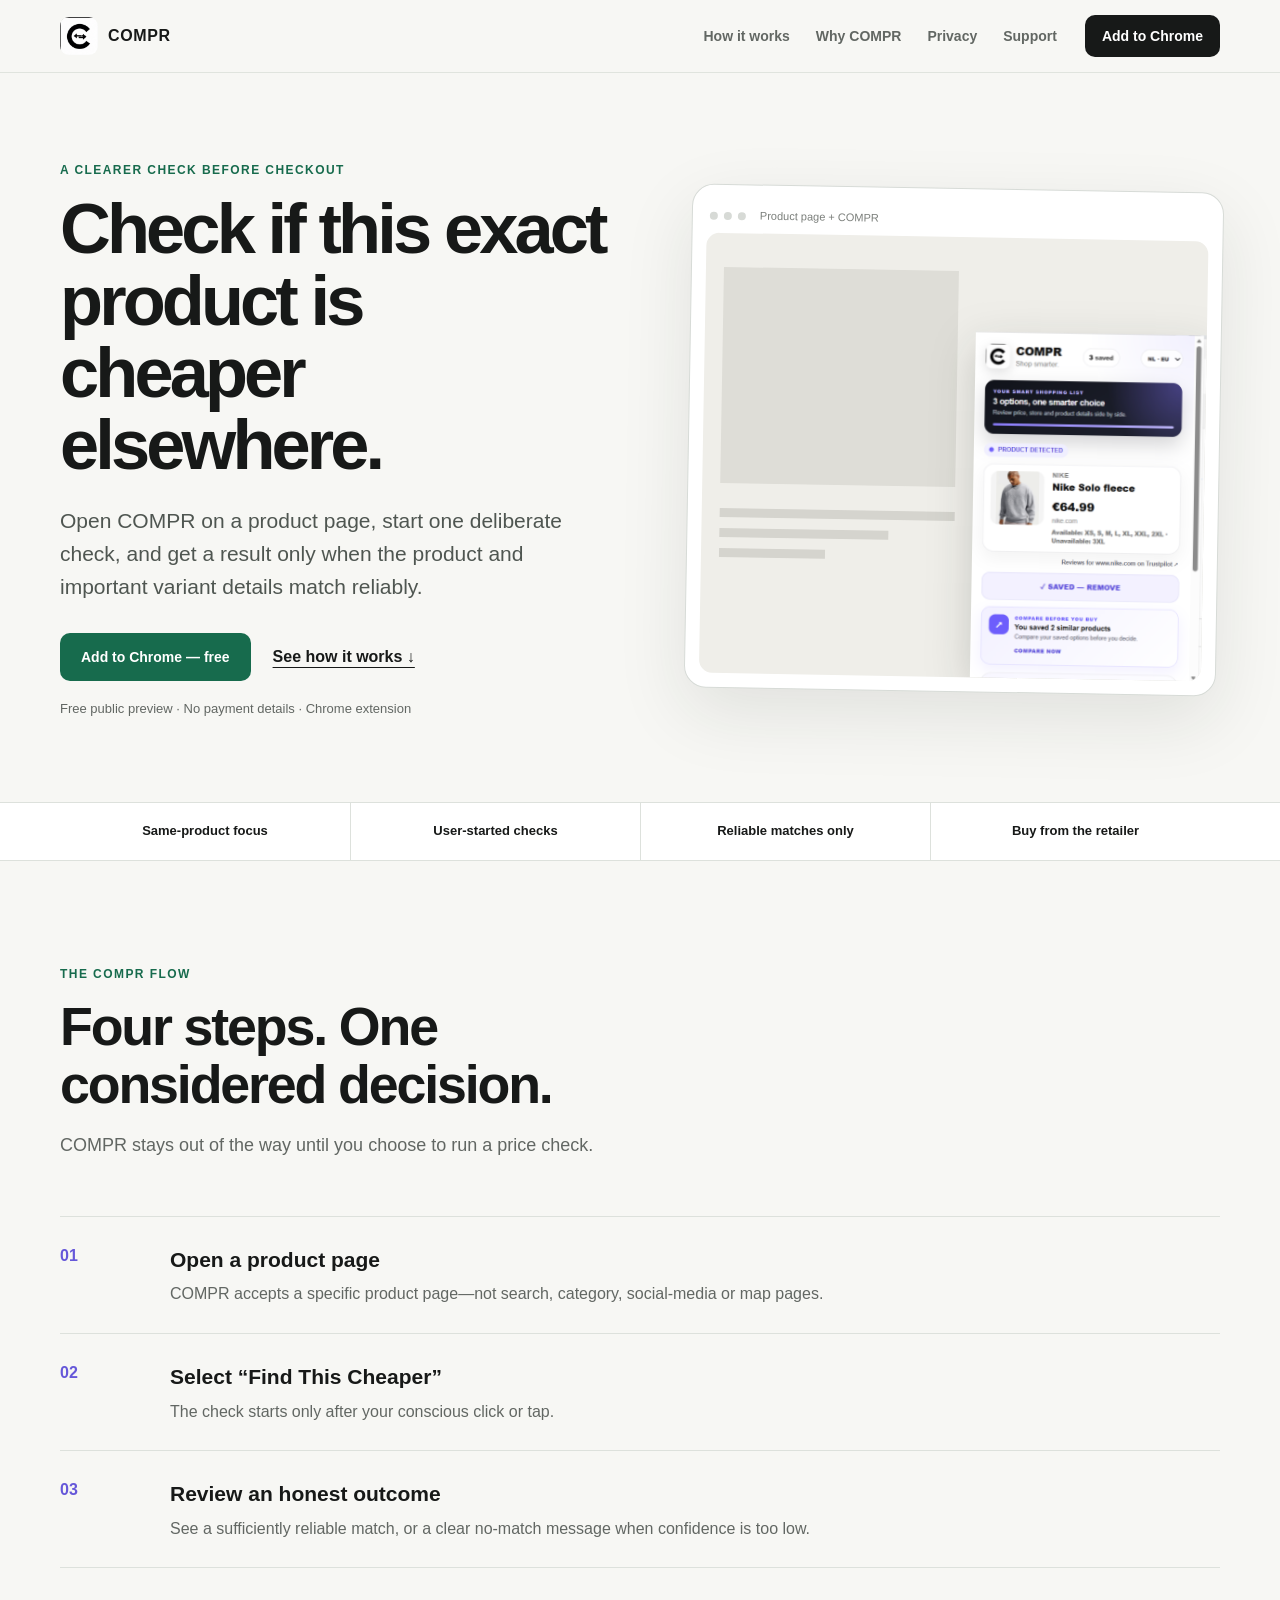
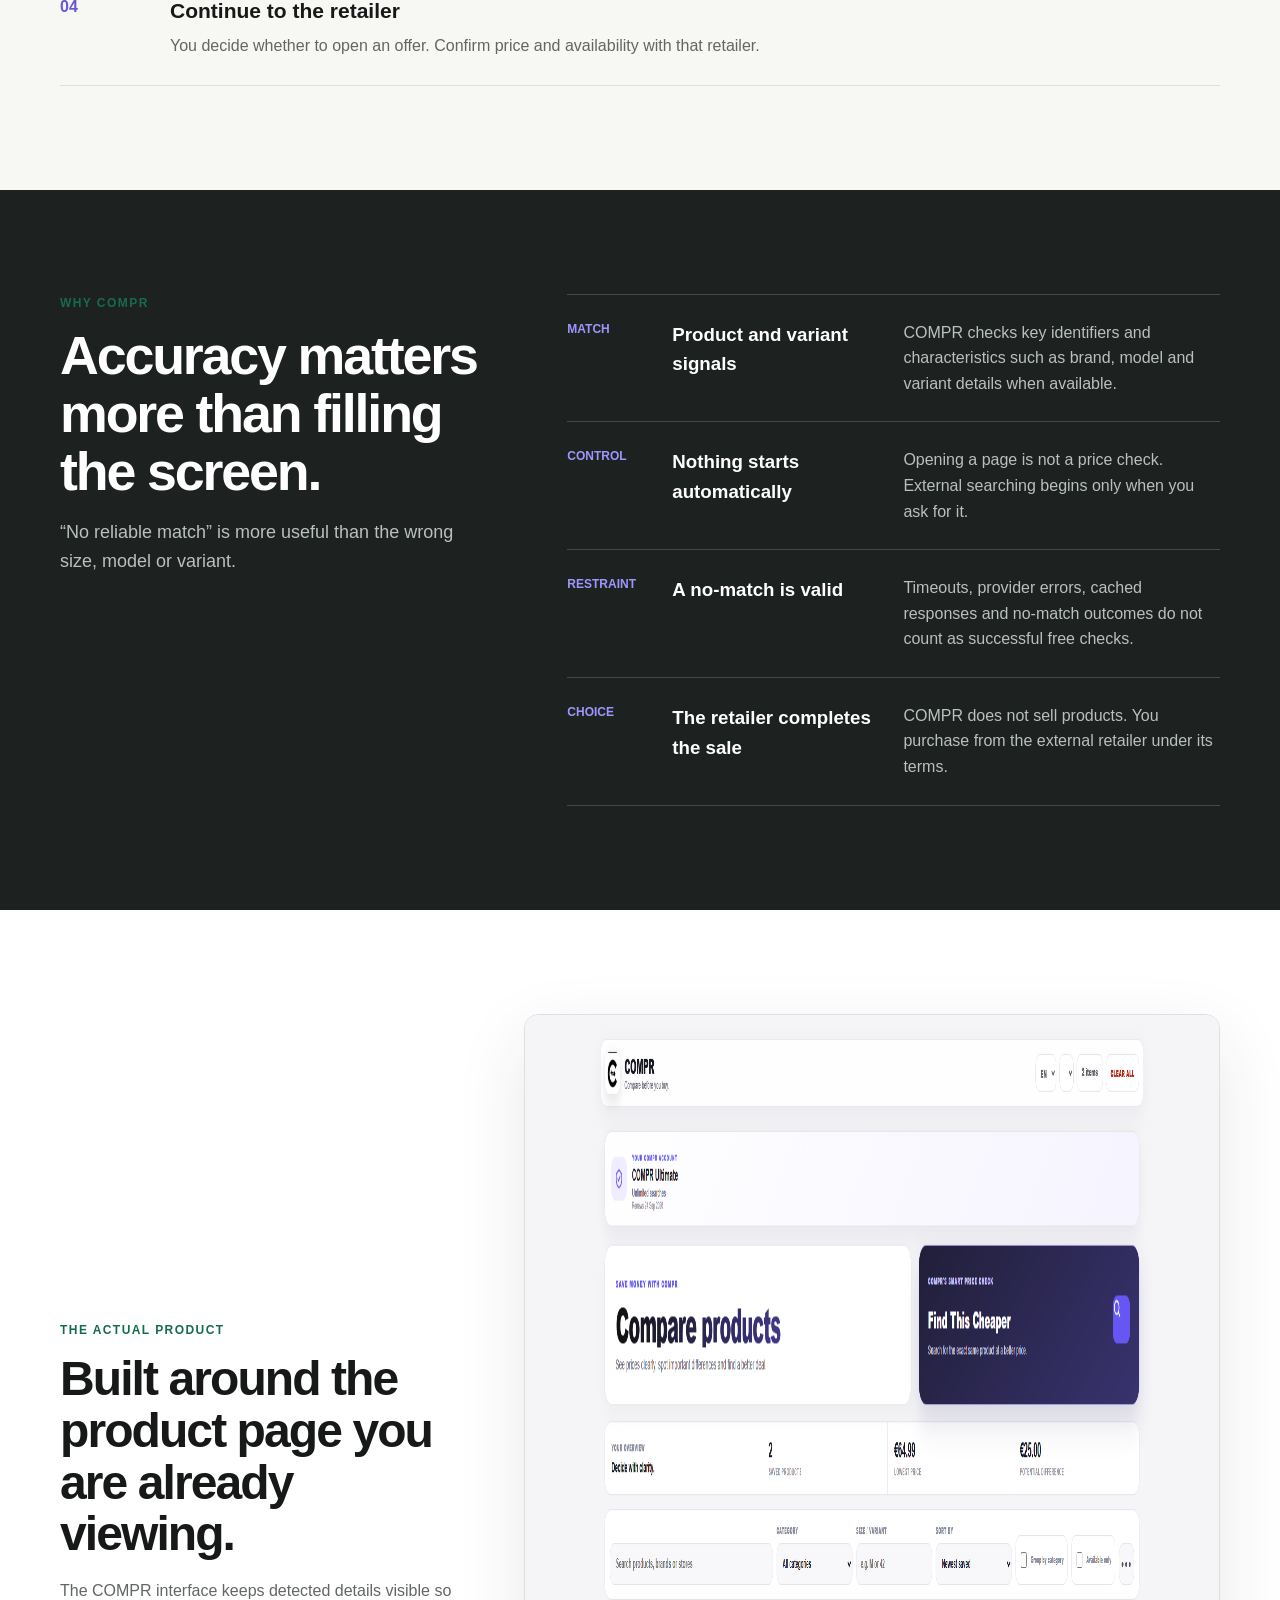
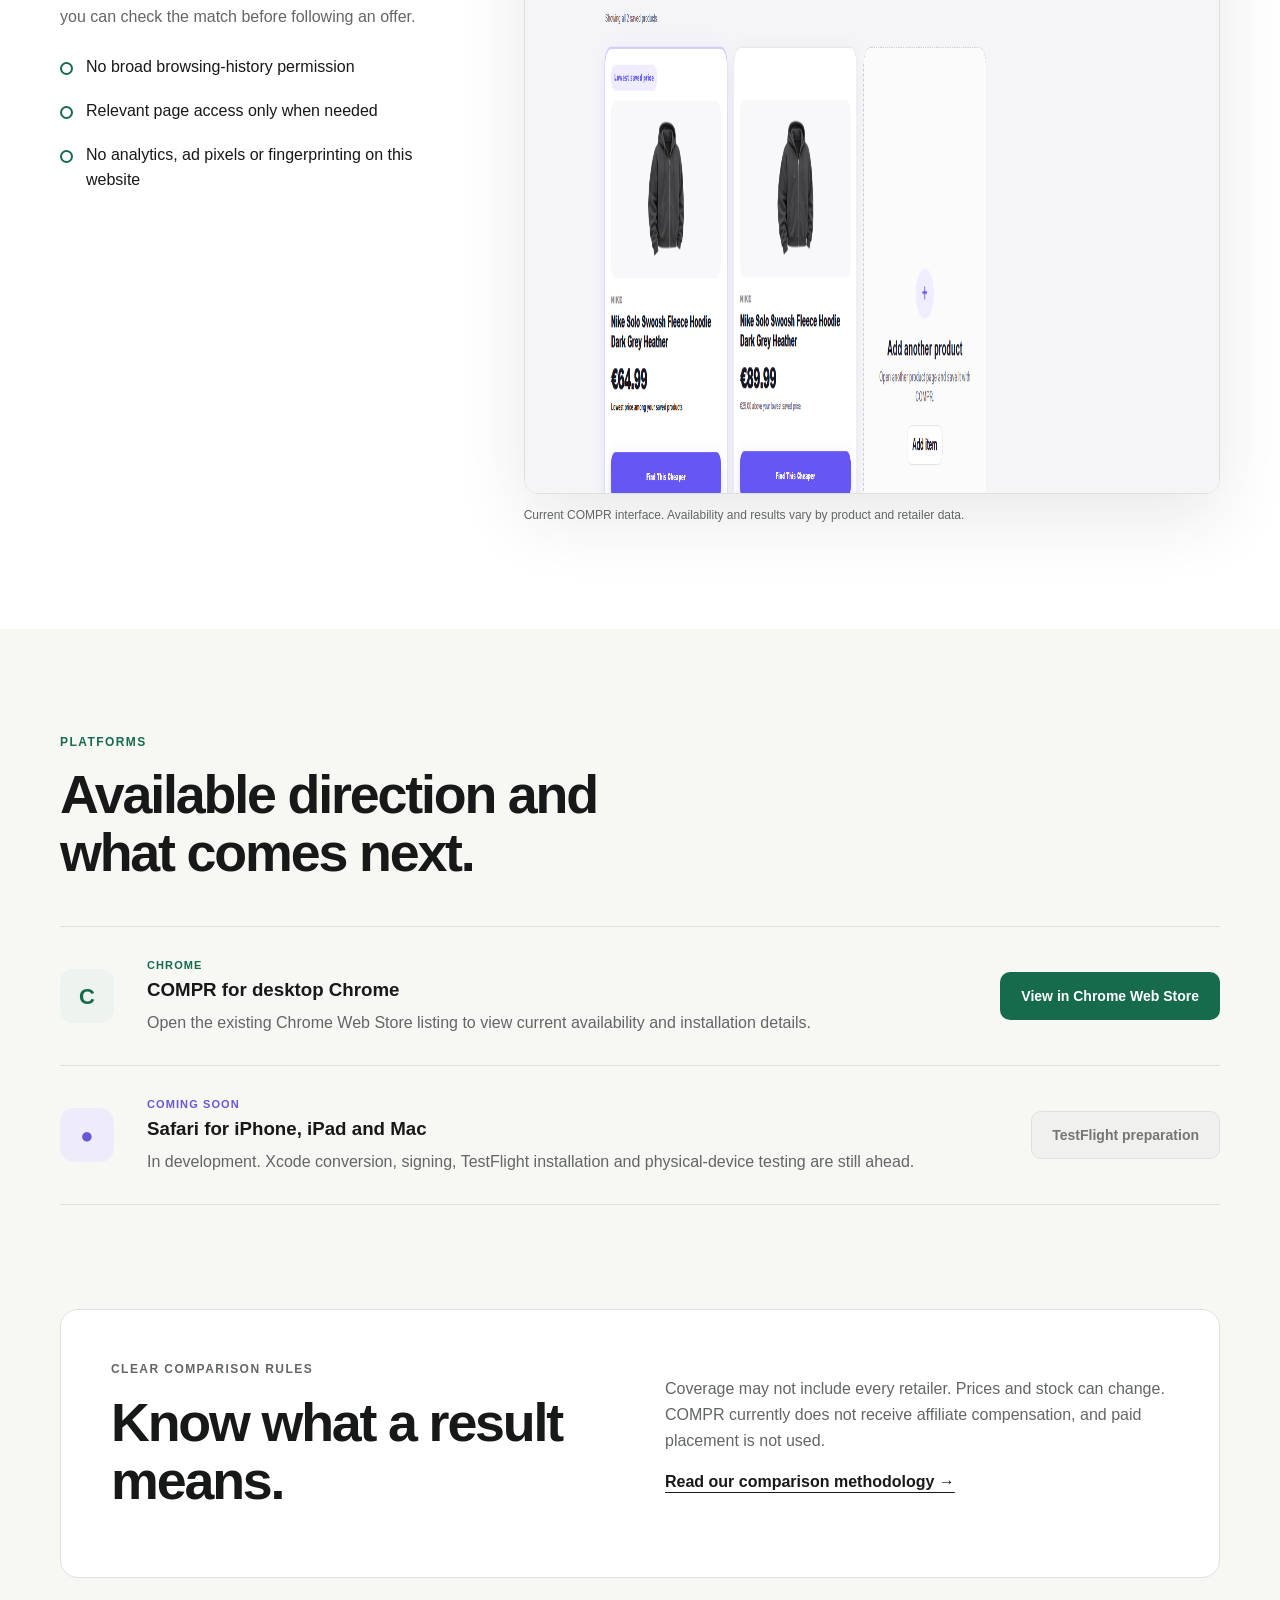
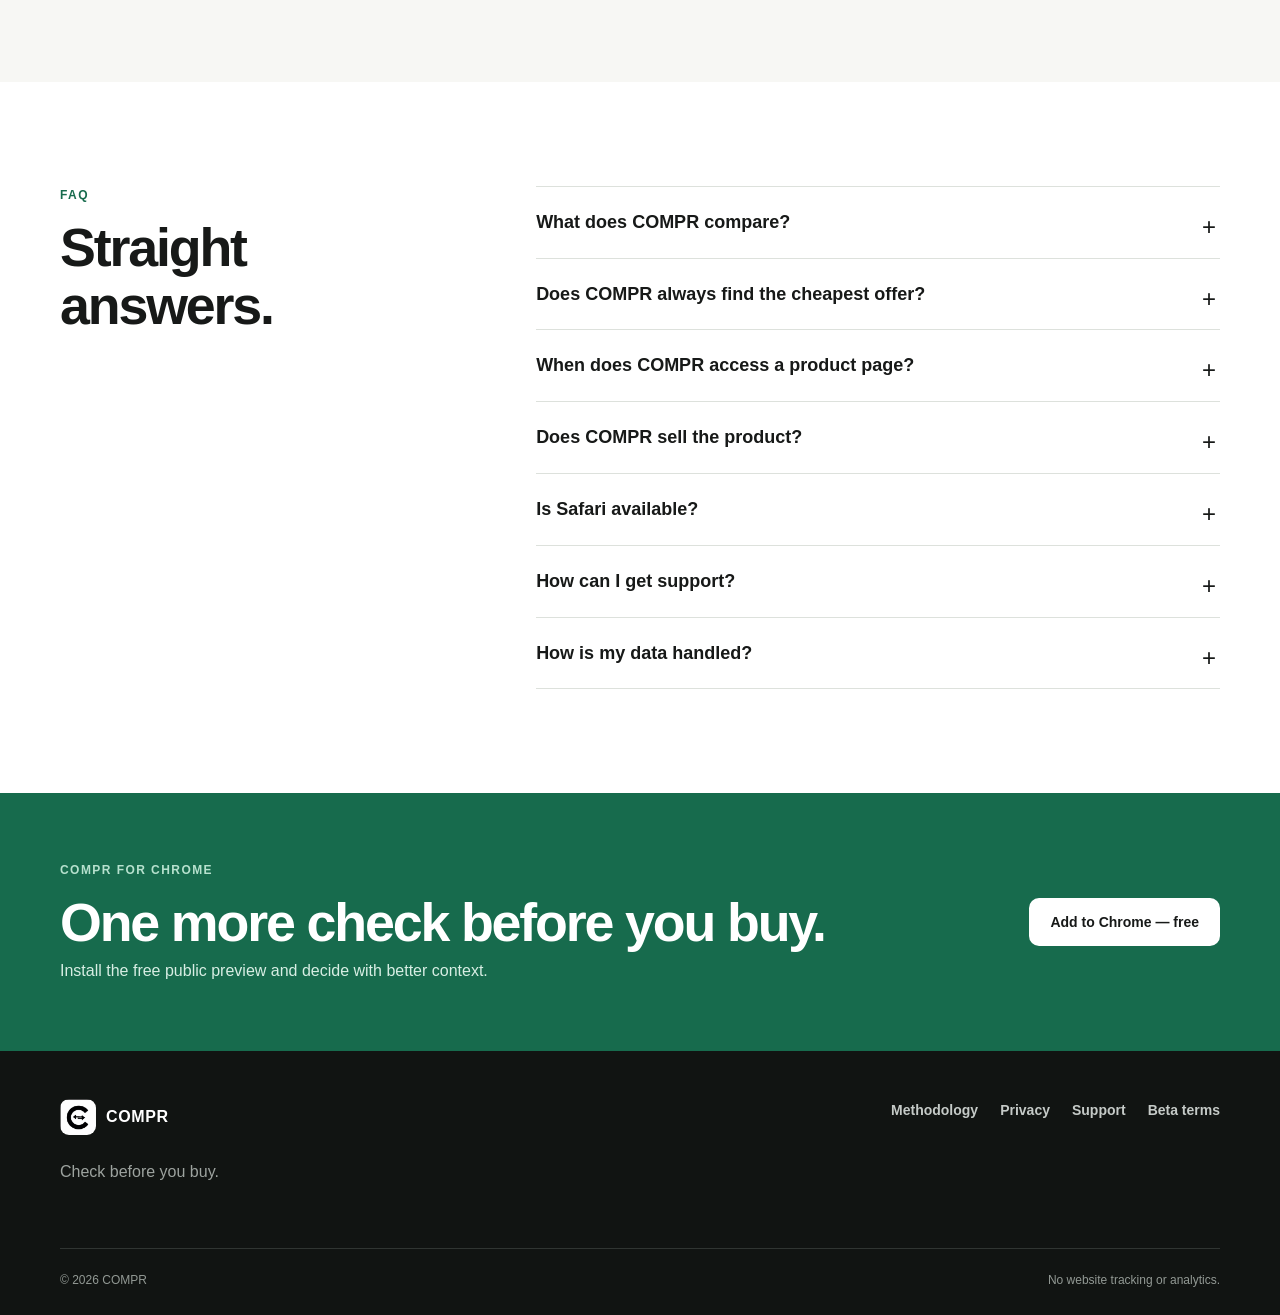
<file: index.html>
<!doctype html><html lang="en"><head>
<meta charset="utf-8"><meta name="viewport" content="width=device-width,initial-scale=1">
<title>COMPR — Find This Cheaper | Product Price Comparison</title><meta name="description" content="COMPR helps you check whether the exact product you are viewing is available cheaper elsewhere. Add the free Chrome extension and compare with confidence."><meta name="theme-color" content="#f7f7f4">
<link rel="canonical" href="https://getcompr.nl/"><meta property="og:type" content="website"><meta property="og:site_name" content="COMPR"><meta property="og:title" content="COMPR — Find This Cheaper"><meta property="og:description" content="Check whether the exact product and variant you are viewing is available cheaper elsewhere."><meta property="og:url" content="https://getcompr.nl/"><meta property="og:image" content="https://getcompr.nl/compr-demo-poster-v4.png"><meta property="og:image:alt" content="COMPR browser extension product comparison interface"><meta name="twitter:card" content="summary_large_image">
<link rel="icon" href="compr-logo.png" type="image/png"><link rel="apple-touch-icon" href="compr-logo.png"><link rel="stylesheet" href="style.css?v=20260908-1"><script src="main.js?v=20260908-1" defer></script>
<script type="application/ld+json">{"@context":"https://schema.org","@graph":[{"@type":"WebSite","@id":"https://getcompr.nl/#website","name":"COMPR","url":"https://getcompr.nl/","description":"The official website for the COMPR browser extension."},{"@type":"SoftwareApplication","@id":"https://getcompr.nl/#software","name":"COMPR","applicationCategory":"BrowserApplication","operatingSystem":"Google Chrome","url":"https://getcompr.nl/","downloadUrl":"https://chromewebstore.google.com/detail/compr/fpikkglicmmlhkcmnobecnkpomfnnclh","description":"A browser extension that helps users check whether the exact product and important variant they are viewing may be available cheaper elsewhere.","offers":{"@type":"Offer","price":"0","priceCurrency":"EUR","description":"Free public preview"}}]}</script></head><body>
<a class="skip-link" href="#main">Skip to content</a><header class="site-header"><div class="container nav-wrap"><a class="brand" href="./" aria-label="COMPR home"><img src="compr-logo.png" width="38" height="38" alt=""><span>COMPR</span></a><button class="menu-button" type="button" aria-expanded="false" aria-controls="primary-nav"><span class="sr-only">Open menu</span><i></i><i></i><i></i></button><nav id="primary-nav" aria-label="Primary"><a href="#how-it-works">How it works</a><a href="#why-compr">Why COMPR</a><a href="privacy.html">Privacy</a><a href="support.html">Support</a></nav><a class="button button-small store-link" data-store="chrome" href="https://chromewebstore.google.com/detail/compr/fpikkglicmmlhkcmnobecnkpomfnnclh">Add to Chrome</a></div></header>
<main id="main"><section class="hero"><div class="container hero-grid"><div class="hero-copy"><p class="eyebrow">A clearer check before checkout</p><h1>Check if this exact product is cheaper elsewhere.</h1><p class="hero-lead">Open COMPR on a product page, start one deliberate check, and get a result only when the product and important variant details match reliably.</p><div class="button-row"><a class="button button-primary store-link" data-store="chrome" href="https://chromewebstore.google.com/detail/compr/fpikkglicmmlhkcmnobecnkpomfnnclh">Add to Chrome — free</a><a class="text-link" href="#how-it-works">See how it works ↓</a></div><p class="microcopy">Free public preview · No payment details · Chrome extension</p></div><div class="product-window"><div class="window-bar"><span></span><span></span><span></span><small>Product page + COMPR</small></div><div class="window-body"><div class="page-skeleton" aria-hidden="true"><div></div><i></i><i></i><i></i></div><img src="compr-popup.png" width="498" height="746" alt="COMPR extension showing detected product details and the Find This Cheaper action"></div><p class="example-label">Product interface — example</p></div></div></section>
<section class="signal-strip" aria-label="COMPR principles"><div class="container"><span>Same-product focus</span><span>User-started checks</span><span>Reliable matches only</span><span>Buy from the retailer</span></div></section>
<section class="section" id="how-it-works"><div class="container"><div class="section-heading"><p class="eyebrow">The COMPR flow</p><h2>Four steps. One considered decision.</h2><p>COMPR stays out of the way until you choose to run a price check.</p></div><ol class="process"><li><span>01</span><div><h3>Open a product page</h3><p>COMPR accepts a specific product page—not search, category, social-media or map pages.</p></div></li><li><span>02</span><div><h3>Select “Find This Cheaper”</h3><p>The check starts only after your conscious click or tap.</p></div></li><li><span>03</span><div><h3>Review an honest outcome</h3><p>See a sufficiently reliable match, or a clear no-match message when confidence is too low.</p></div></li><li><span>04</span><div><h3>Continue to the retailer</h3><p>You decide whether to open an offer. Confirm price and availability with that retailer.</p></div></li></ol></div></section>
<section class="section evidence" id="why-compr"><div class="container evidence-grid"><div class="section-heading"><p class="eyebrow">Why COMPR</p><h2>Accuracy matters more than filling the screen.</h2><p>“No reliable match” is more useful than the wrong size, model or variant.</p></div><div class="principles"><article><span>Match</span><h3>Product and variant signals</h3><p>COMPR checks key identifiers and characteristics such as brand, model and variant details when available.</p></article><article><span>Control</span><h3>Nothing starts automatically</h3><p>Opening a page is not a price check. External searching begins only when you ask for it.</p></article><article><span>Restraint</span><h3>A no-match is valid</h3><p>Timeouts, provider errors, cached responses and no-match outcomes do not count as successful free checks.</p></article><article><span>Choice</span><h3>The retailer completes the sale</h3><p>COMPR does not sell products. You purchase from the external retailer under its terms.</p></article></div></div></section>
<section class="section product-proof"><div class="container proof-layout"><div><p class="eyebrow">The actual product</p><h2>Built around the product page you are already viewing.</h2><p>The COMPR interface keeps detected details visible so you can check the match before following an offer.</p><ul class="check-list"><li>No broad browsing-history permission</li><li>Relevant page access only when needed</li><li>No analytics, ad pixels or fingerprinting on this website</li></ul></div><figure><a href="compr-product-overview.png" target="_blank" rel="noopener noreferrer"><img src="compr-product-overview.png" width="1920" height="1080" loading="lazy" alt="COMPR product overview with saved product information and comparison controls"></a><figcaption>Current COMPR interface. Availability and results vary by product and retailer data.</figcaption></figure></div></section>
<section class="section platforms"><div class="container"><div class="section-heading"><p class="eyebrow">Platforms</p><h2>Available direction and what comes next.</h2></div><div class="platform-list"><article><div class="platform-mark">C</div><div><p class="status status-live">Chrome</p><h3>COMPR for desktop Chrome</h3><p>Open the existing Chrome Web Store listing to view current availability and installation details.</p></div><a class="button button-primary store-link" data-store="chrome" href="https://chromewebstore.google.com/detail/compr/fpikkglicmmlhkcmnobecnkpomfnnclh">View in Chrome Web Store</a></article><article><div class="platform-mark apple" aria-hidden="true">●</div><div><p class="status">Coming soon</p><h3>Safari for iPhone, iPad and Mac</h3><p>In development. Xcode conversion, signing, TestFlight installation and physical-device testing are still ahead.</p></div><span class="button button-muted" aria-disabled="true">TestFlight preparation</span></article></div></div></section>
<section class="section methodology-preview"><div class="container split-callout"><div><p class="eyebrow">Clear comparison rules</p><h2>Know what a result means.</h2></div><div><p>Coverage may not include every retailer. Prices and stock can change. COMPR currently does not receive affiliate compensation, and paid placement is not used.</p><a class="text-link" href="methodology.html">Read our comparison methodology →</a></div></div></section>
<section class="section faq"><div class="container faq-layout"><div class="section-heading"><p class="eyebrow">FAQ</p><h2>Straight answers.</h2></div><div class="faq-list"><details><summary>What does COMPR compare?</summary><p>Specific products and important variant details visible on product pages. Search, category, social-media and map pages are not accepted.</p></details><details><summary>Does COMPR always find the cheapest offer?</summary><p>No. Coverage and retailer data vary. COMPR only shows offers that pass its matching checks; verify final price and availability.</p></details><details><summary>When does COMPR access a product page?</summary><p>It reads the active page when you open the extension. External searching starts only after you select “Find This Cheaper”.</p></details><details><summary>Does COMPR sell the product?</summary><p>No. COMPR is a comparison aid. Any purchase is made from the external retailer.</p></details><details><summary>Is Safari available?</summary><p>Not yet. Safari support is in development and has not completed conversion, signing, TestFlight or physical-device testing.</p></details><details><summary>How can I get support?</summary><p>Use the <a href="support.html">support page</a> to report a problem or contact the beta operator.</p></details><details><summary>How is my data handled?</summary><p>The website has no analytics or ad trackers. See the <a href="privacy.html">Privacy Policy</a> for extension data.</p></details></div></div></section>
<section class="final-cta"><div class="container"><div><p class="eyebrow">COMPR for Chrome</p><h2>One more check before you buy.</h2><p>Install the free public preview and decide with better context.</p></div><a class="button button-light store-link" data-store="chrome" href="https://chromewebstore.google.com/detail/compr/fpikkglicmmlhkcmnobecnkpomfnnclh">Add to Chrome — free</a></div></section></main>
<footer class="site-footer"><div class="container footer-grid"><div><a class="brand" href="./"><img src="compr-logo.png" width="36" height="36" alt=""><span>COMPR</span></a><p>Check before you buy.</p></div><nav aria-label="Footer"><a href="methodology.html">Methodology</a><a href="privacy.html">Privacy</a><a href="support.html">Support</a><a href="terms.html">Beta terms</a></nav></div><div class="container footer-bottom"><span>© <span data-year></span> COMPR</span><span>No website tracking or analytics.</span></div></footer></body></html>
</file>
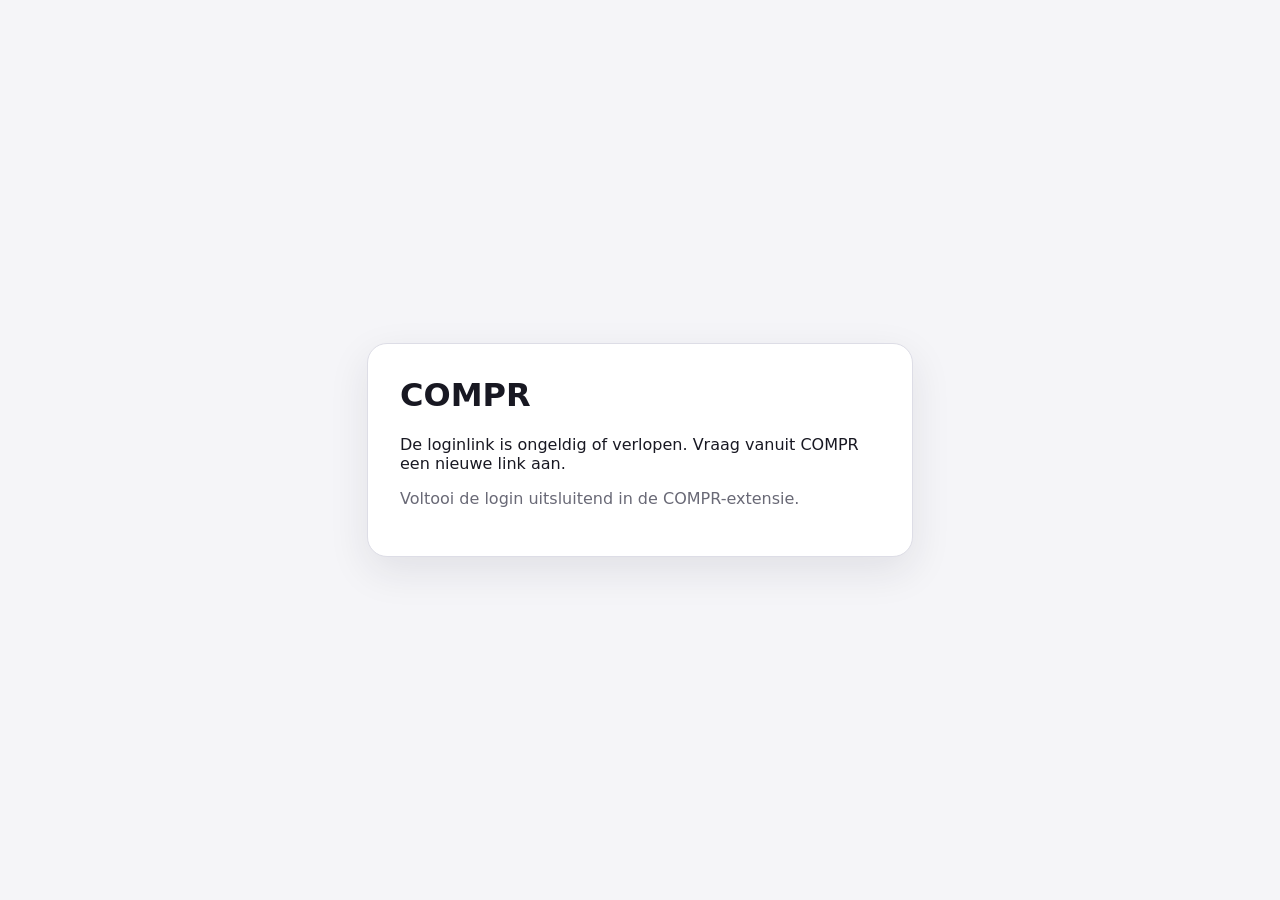
<file: auth-callback.html>
<!doctype html>
<html lang="nl">
<head>
  <meta charset="utf-8">
  <meta name="viewport" content="width=device-width,initial-scale=1">
  <meta name="robots" content="noindex">
  <meta name="referrer" content="no-referrer">
  <meta http-equiv="Content-Security-Policy" content="default-src 'none'; script-src 'self'; style-src 'unsafe-inline'; connect-src https://taosgvfdnblnopaywimf.supabase.co; img-src 'self'; base-uri 'none'; form-action 'none'">
  <title>Inloggen bij COMPR</title>
  <style>body{font:16px system-ui;background:#f5f5f8;color:#181822;display:grid;min-height:100vh;place-items:center;margin:0}.card{background:#fff;border:1px solid #dddde6;border-radius:20px;padding:32px;max-width:480px;margin:20px;box-shadow:0 14px 40px #20203a18}h1{margin-top:0}.muted{color:#696976}</style>
</head>
<body>
  <main class="card"><h1>COMPR</h1><p id="status">Je login wordt veilig afgerond…</p><p><a id="continue" hidden>Verder in COMPR</a></p><p class="muted">Voltooi de login uitsluitend in de COMPR-extensie.</p></main>
  <script src="auth-callback.js?v=20260908-1"></script>
</body>
</html>
</file>
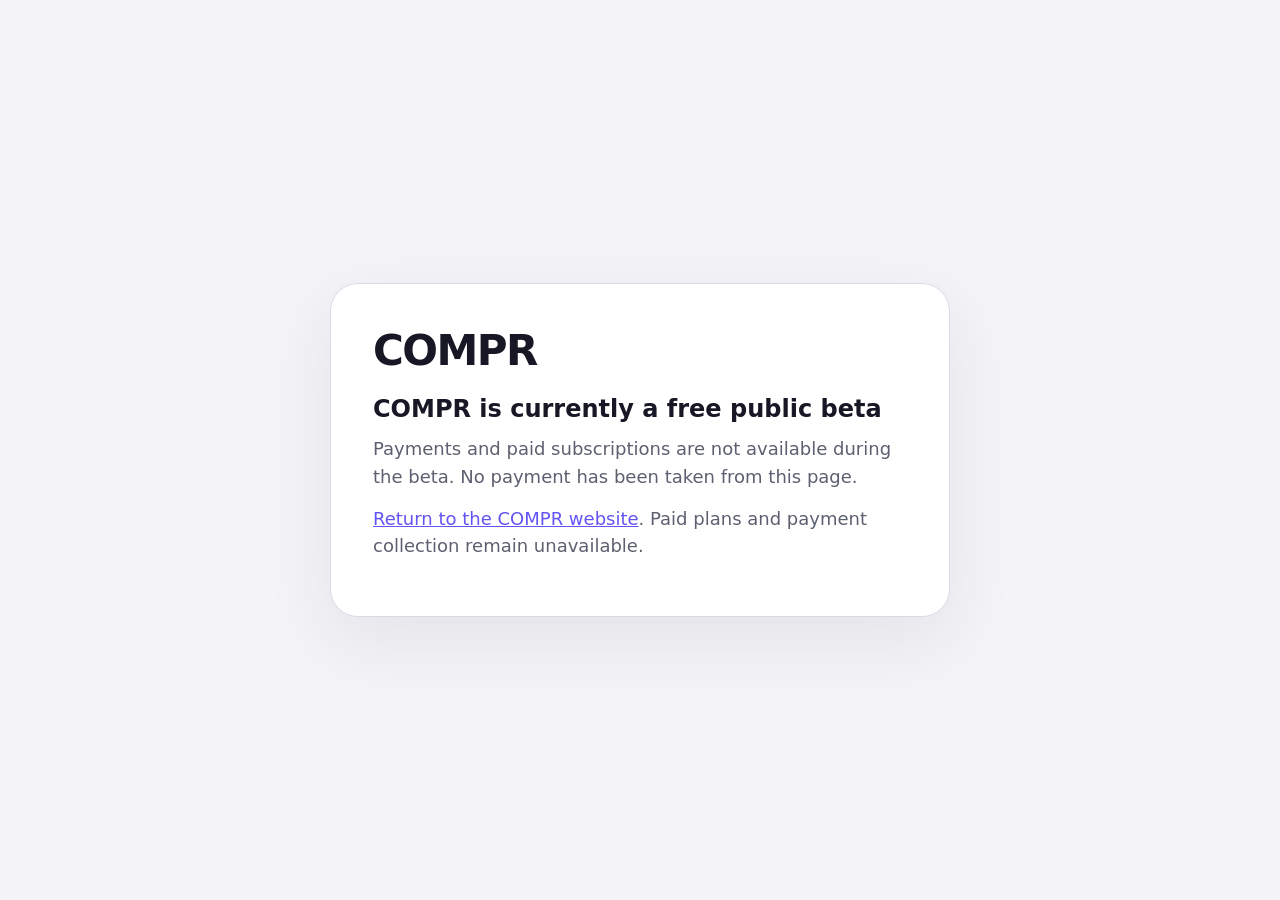
<file: billing-return.html>
<!doctype html>
<html lang="en">
<head>
  <meta charset="utf-8">
  <meta name="viewport" content="width=device-width,initial-scale=1">
  <meta name="robots" content="noindex">
  <meta name="referrer" content="no-referrer">
  <title>COMPR · Free beta</title>
  <style>
    :root{font-family:Inter,system-ui,sans-serif;color:#171725;background:#f4f4f8}
    *,*::before,*::after{box-sizing:border-box}
    body{min-height:100vh;margin:0;display:grid;place-items:center;padding:24px}
    main{width:min(620px,calc(100vw - 48px));min-width:0;padding:42px;border:1px solid #d9dae3;border-radius:28px;background:#fff;box-shadow:0 24px 70px #20203414}
    h1{margin:0 0 20px;font-size:42px;letter-spacing:-1.5px}h2{font-size:24px;margin:0 0 12px}
    p{font-size:18px;line-height:1.55;color:#5d6070;margin:0 0 14px}a{color:#6254f3}
    @media(max-width:480px){body{padding:14px}main{width:100%;padding:28px 20px;border-radius:20px}h1{font-size:36px}}
  </style>
</head>
<body>
  <main>
    <h1>COMPR</h1>
    <h2>COMPR is currently a free public beta</h2>
    <p>Payments and paid subscriptions are not available during the beta. No payment has been taken from this page.</p>
    <p><a href="index.html">Return to the COMPR website</a>. Paid plans and payment collection remain unavailable.</p>
  </main>
</body>
</html>
</file>
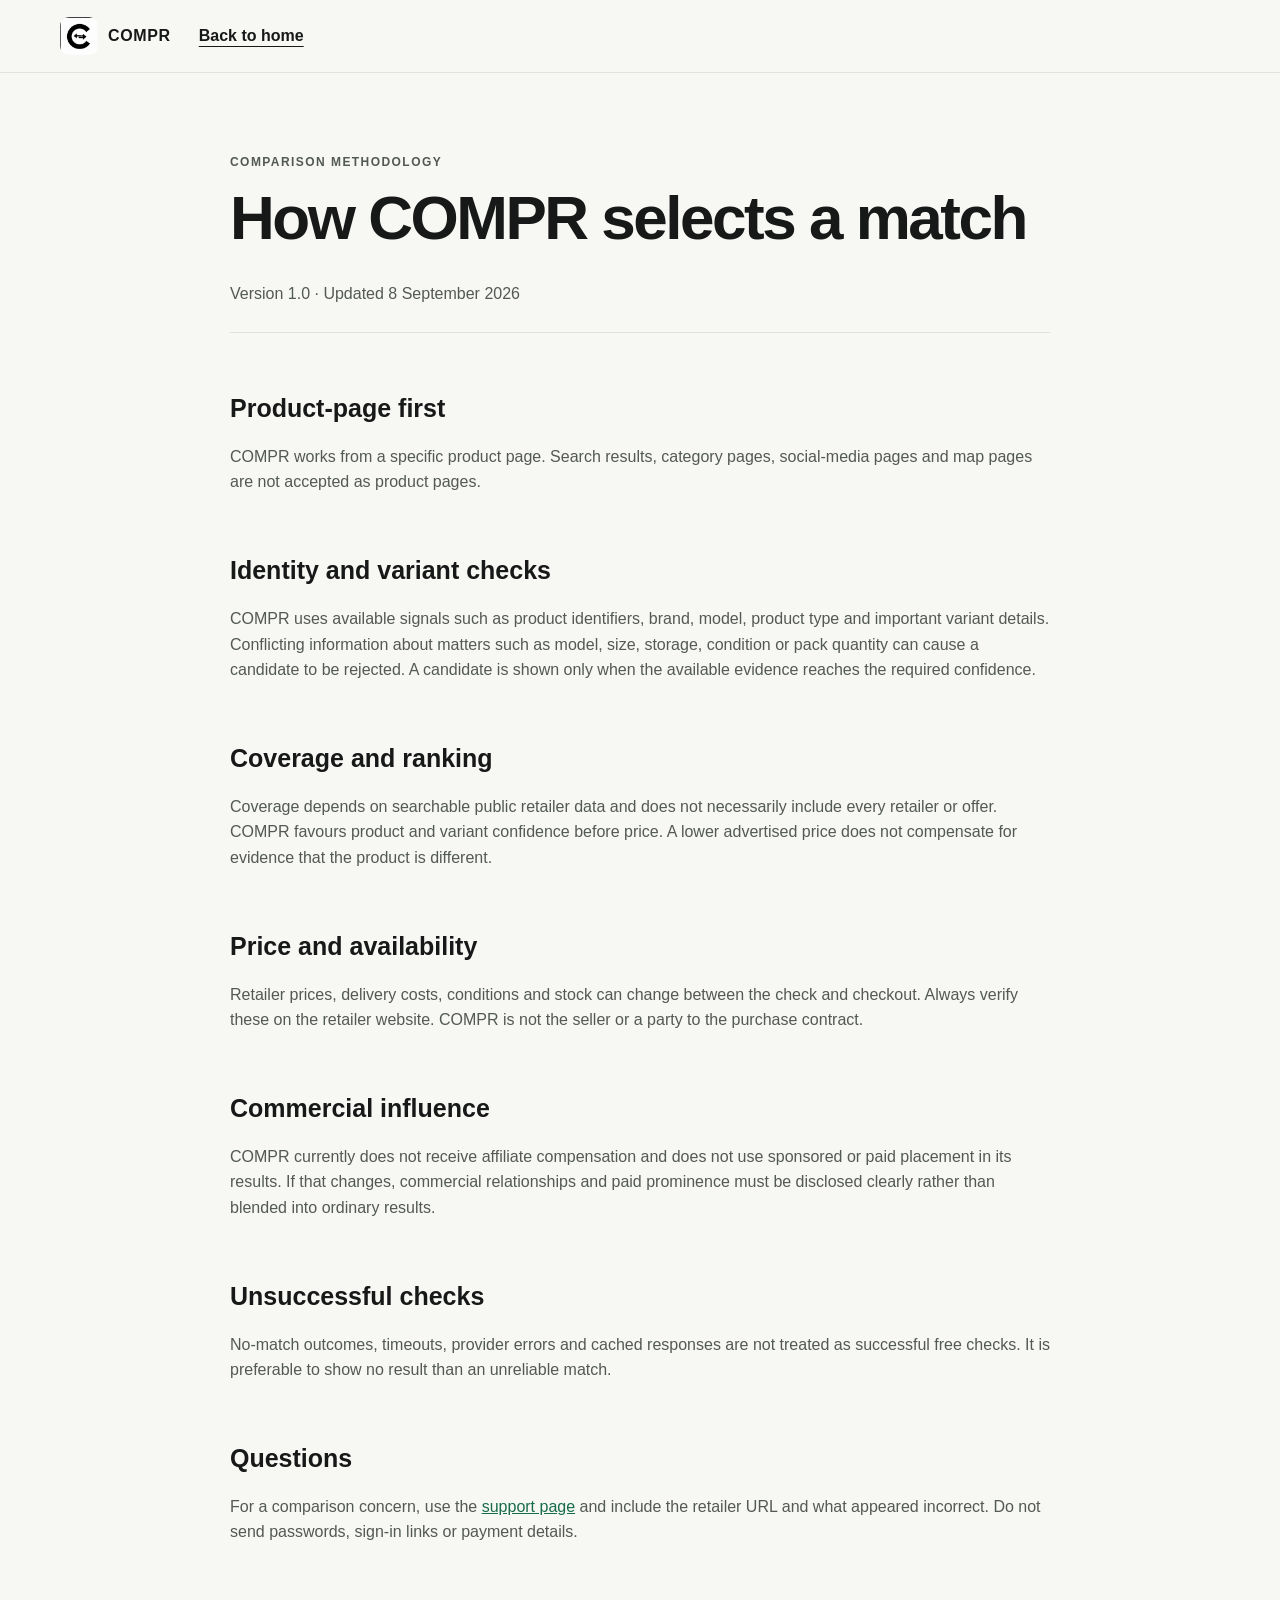
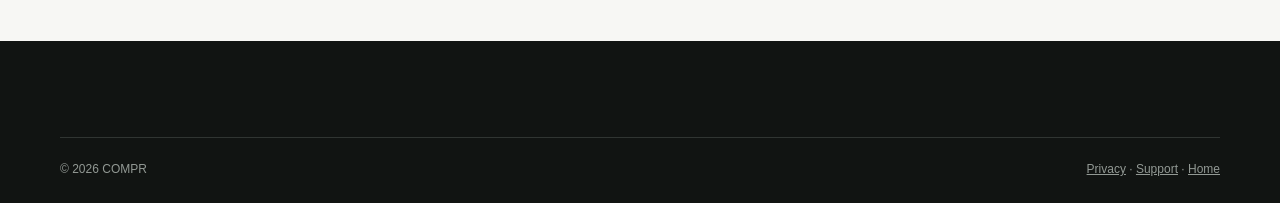
<file: methodology.html>
<!doctype html><html lang="en"><head><meta charset="utf-8"><meta name="viewport" content="width=device-width,initial-scale=1"><title>Comparison methodology — COMPR</title><meta name="description" content="How COMPR identifies products, selects reliable matches and presents retailer offers."><link rel="canonical" href="https://getcompr.nl/methodology.html"><meta property="og:type" content="website"><meta property="og:title" content="COMPR comparison methodology"><meta property="og:description" content="How COMPR selects reliable product and variant matches."><meta property="og:url" content="https://getcompr.nl/methodology.html"><link rel="icon" href="compr-logo.png" type="image/png"><link rel="apple-touch-icon" href="compr-logo.png"><link rel="stylesheet" href="style.css?v=20260908-1"><script src="main.js?v=20260908-1" defer></script></head><body><a class="skip-link" href="#main">Skip to content</a><header class="site-header"><div class="container nav-wrap"><a class="brand" href="./"><img src="compr-logo.png" width="38" height="38" alt=""><span>COMPR</span></a><a class="text-link" href="./">Back to home</a></div></header><main id="main" class="legal-page"><article class="container legal-content"><p class="eyebrow">Comparison methodology</p><h1>How COMPR selects a match</h1><p class="legal-date">Version 1.0 · Updated 8 September 2026</p><h2>Product-page first</h2><p>COMPR works from a specific product page. Search results, category pages, social-media pages and map pages are not accepted as product pages.</p><h2>Identity and variant checks</h2><p>COMPR uses available signals such as product identifiers, brand, model, product type and important variant details. Conflicting information about matters such as model, size, storage, condition or pack quantity can cause a candidate to be rejected. A candidate is shown only when the available evidence reaches the required confidence.</p><h2>Coverage and ranking</h2><p>Coverage depends on searchable public retailer data and does not necessarily include every retailer or offer. COMPR favours product and variant confidence before price. A lower advertised price does not compensate for evidence that the product is different.</p><h2>Price and availability</h2><p>Retailer prices, delivery costs, conditions and stock can change between the check and checkout. Always verify these on the retailer website. COMPR is not the seller or a party to the purchase contract.</p><h2>Commercial influence</h2><p>COMPR currently does not receive affiliate compensation and does not use sponsored or paid placement in its results. If that changes, commercial relationships and paid prominence must be disclosed clearly rather than blended into ordinary results.</p><h2>Unsuccessful checks</h2><p>No-match outcomes, timeouts, provider errors and cached responses are not treated as successful free checks. It is preferable to show no result than an unreliable match.</p><h2>Questions</h2><p>For a comparison concern, use the <a href="support.html">support page</a> and include the retailer URL and what appeared incorrect. Do not send passwords, sign-in links or payment details.</p></article></main><footer class="site-footer"><div class="container footer-bottom"><span>© <span data-year></span> COMPR</span><span><a href="privacy.html">Privacy</a> · <a href="support.html">Support</a> · <a href="./">Home</a></span></div></footer></body></html>
</file>
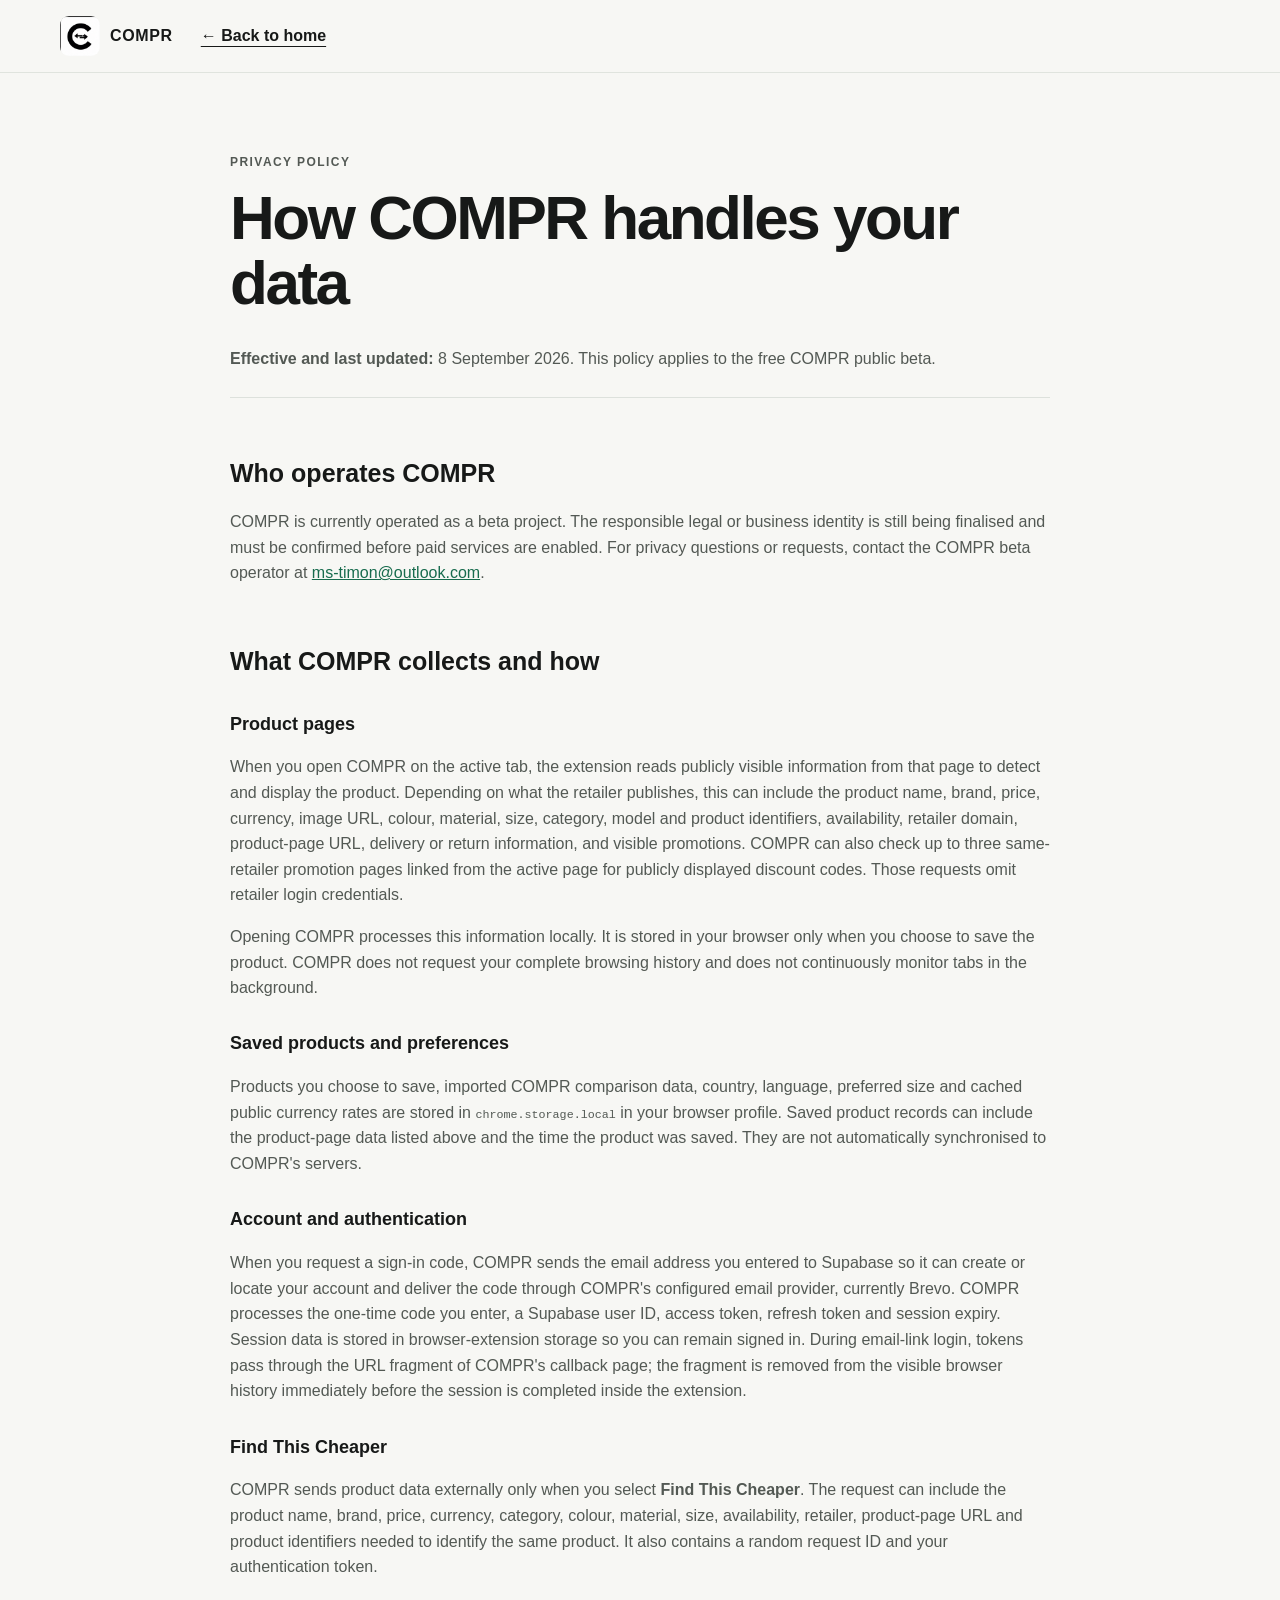
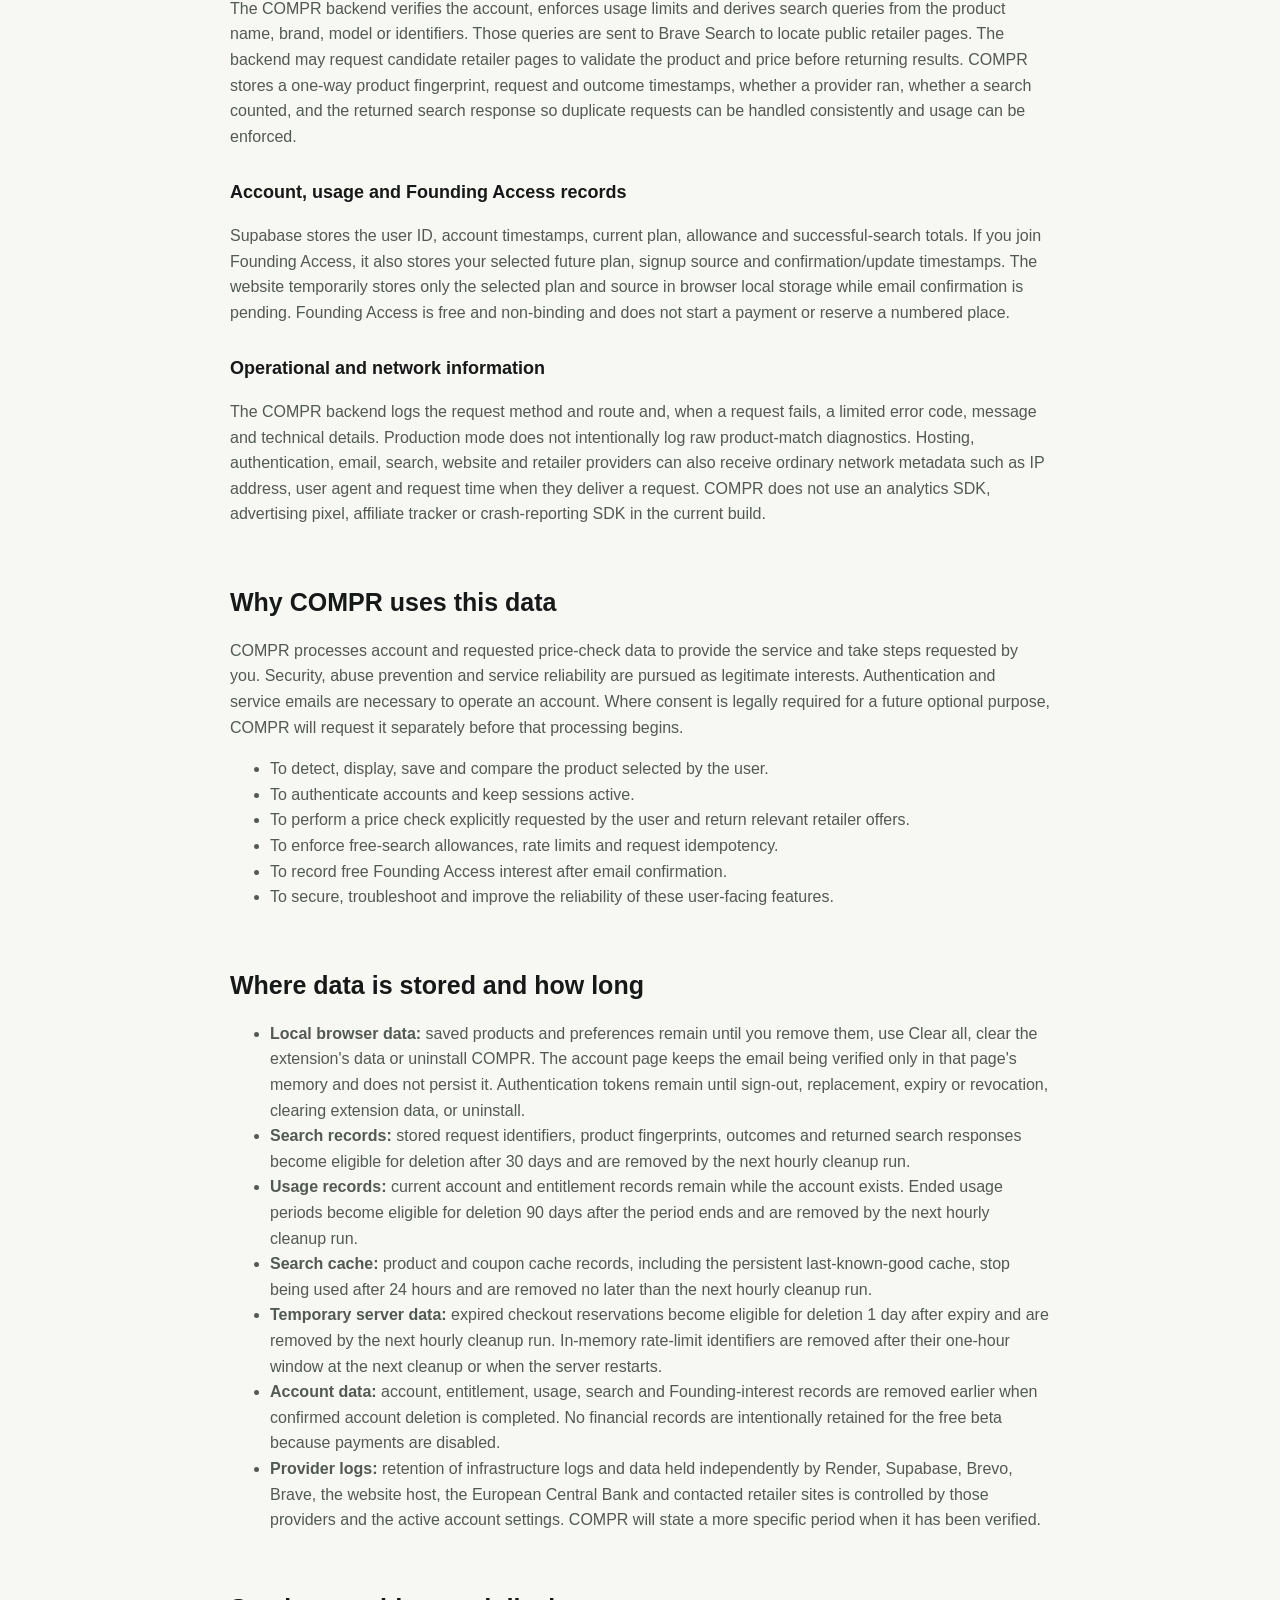
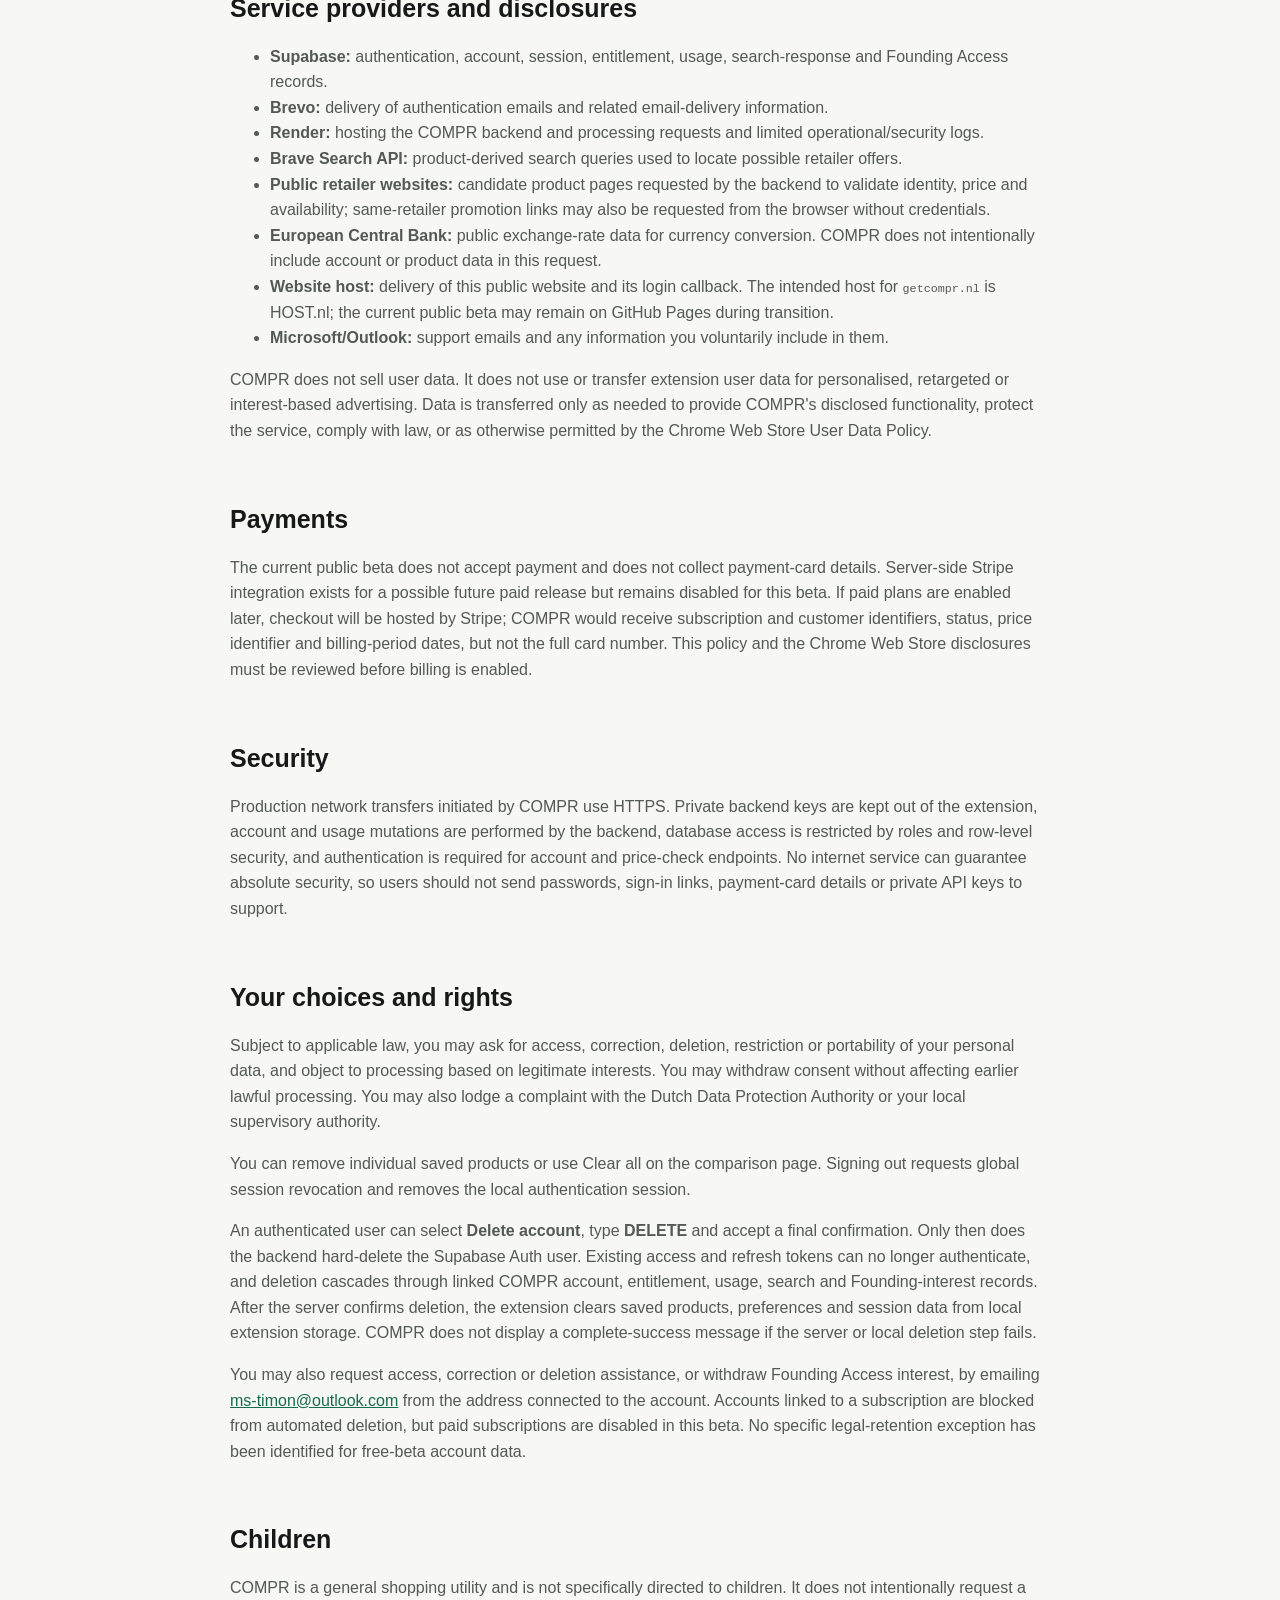
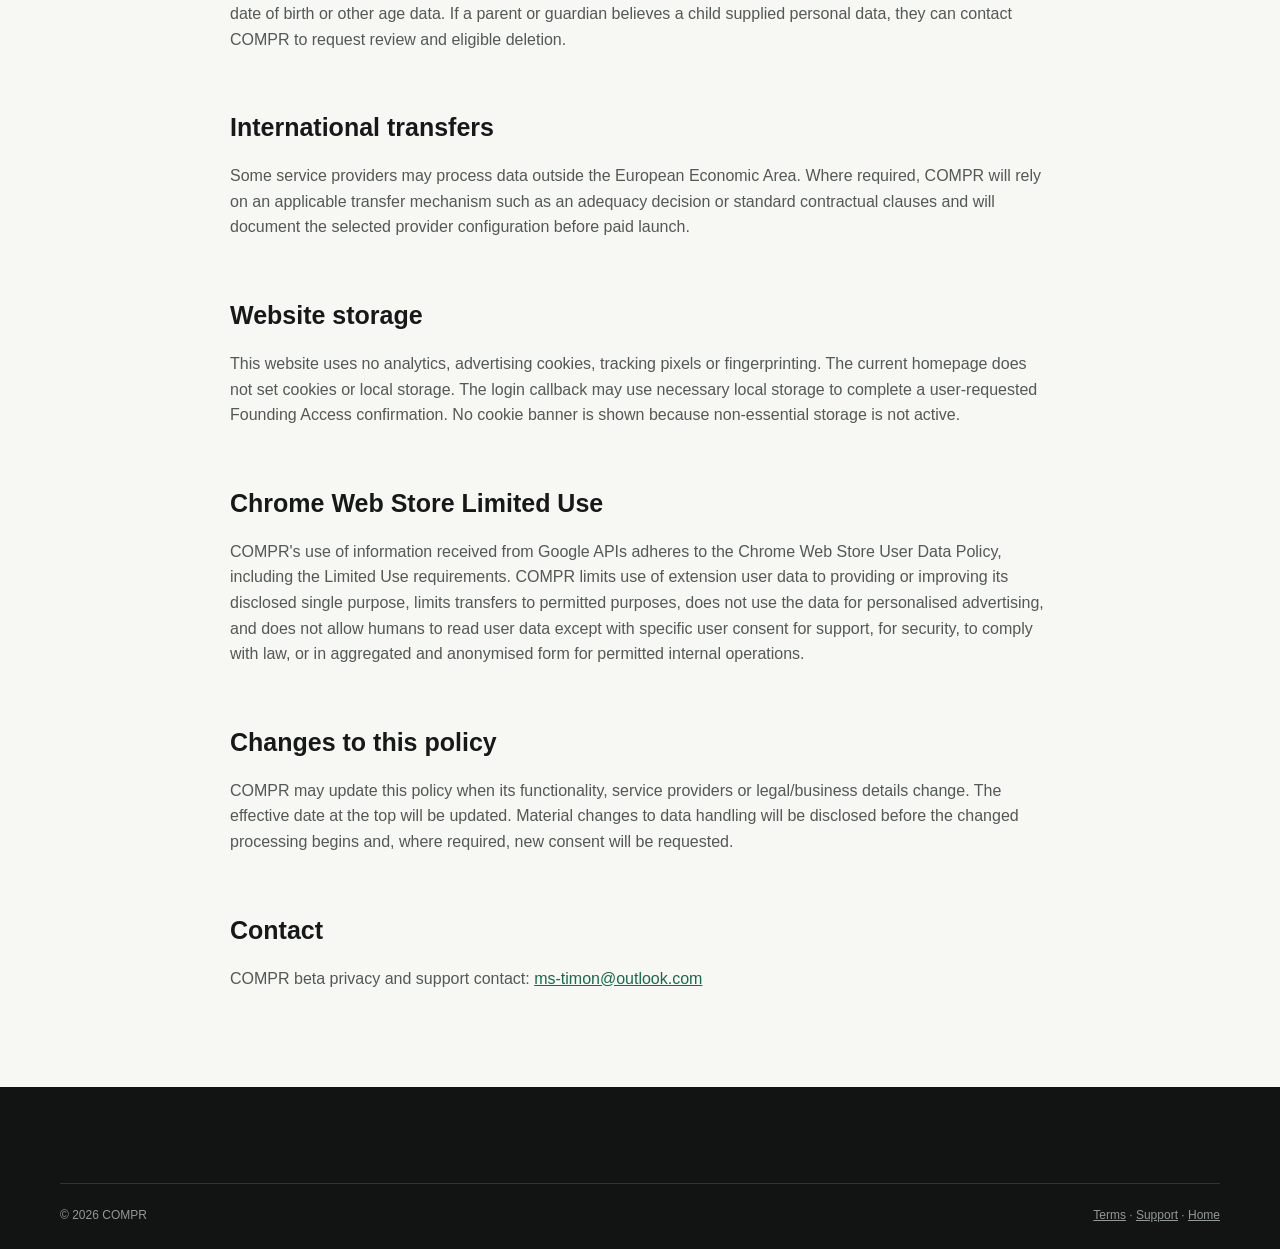
<file: privacy.html>
<!doctype html>
<html lang="en">
<head>
  <meta charset="utf-8">
  <meta name="viewport" content="width=device-width,initial-scale=1">
  <title>Privacy Policy — COMPR</title>
  <meta name="description" content="How COMPR collects, uses, stores and shares product, account, authentication and search data.">
  <link rel="canonical" href="https://getcompr.nl/privacy.html">
  <meta property="og:type" content="website"><meta property="og:title" content="Privacy Policy — COMPR"><meta property="og:description" content="How COMPR handles website, extension, account and search data."><meta property="og:url" content="https://getcompr.nl/privacy.html">
  <meta name="referrer" content="strict-origin-when-cross-origin">
  <link rel="icon" href="compr-logo.png" type="image/png">
  <link rel="apple-touch-icon" href="compr-logo.png"><link rel="stylesheet" href="style.css?v=20260908-1">
  <script src="main.js?v=20260908-1" defer></script>
</head>
<body>
<a class="skip-link" href="#main">Skip to content</a>
<header class="site-header"><div class="container nav-wrap"><a class="brand" href="index.html"><img src="compr-logo.png" width="40" height="40" alt=""><span>COMPR</span></a><a class="text-link" href="index.html">← Back to home</a></div></header>
<main id="main" class="legal-page"><article class="container legal-content">
  <p class="eyebrow">Privacy Policy</p>
  <h1>How COMPR handles your data</h1>
  <p class="legal-date"><strong>Effective and last updated:</strong> 8 September 2026. This policy applies to the free COMPR public beta.</p>

  <h2>Who operates COMPR</h2>
  <p>COMPR is currently operated as a beta project. The responsible legal or business identity is still being finalised and must be confirmed before paid services are enabled. For privacy questions or requests, contact the COMPR beta operator at <a href="mailto:ms-timon@outlook.com">ms-timon@outlook.com</a>.</p>

  <h2>What COMPR collects and how</h2>
  <h3>Product pages</h3>
  <p>When you open COMPR on the active tab, the extension reads publicly visible information from that page to detect and display the product. Depending on what the retailer publishes, this can include the product name, brand, price, currency, image URL, colour, material, size, category, model and product identifiers, availability, retailer domain, product-page URL, delivery or return information, and visible promotions. COMPR can also check up to three same-retailer promotion pages linked from the active page for publicly displayed discount codes. Those requests omit retailer login credentials.</p>
  <p>Opening COMPR processes this information locally. It is stored in your browser only when you choose to save the product. COMPR does not request your complete browsing history and does not continuously monitor tabs in the background.</p>

  <h3>Saved products and preferences</h3>
  <p>Products you choose to save, imported COMPR comparison data, country, language, preferred size and cached public currency rates are stored in <code>chrome.storage.local</code> in your browser profile. Saved product records can include the product-page data listed above and the time the product was saved. They are not automatically synchronised to COMPR's servers.</p>

  <h3>Account and authentication</h3>
  <p>When you request a sign-in code, COMPR sends the email address you entered to Supabase so it can create or locate your account and deliver the code through COMPR's configured email provider, currently Brevo. COMPR processes the one-time code you enter, a Supabase user ID, access token, refresh token and session expiry. Session data is stored in browser-extension storage so you can remain signed in. During email-link login, tokens pass through the URL fragment of COMPR's callback page; the fragment is removed from the visible browser history immediately before the session is completed inside the extension.</p>

  <h3>Find This Cheaper</h3>
  <p>COMPR sends product data externally only when you select <strong>Find This Cheaper</strong>. The request can include the product name, brand, price, currency, category, colour, material, size, availability, retailer, product-page URL and product identifiers needed to identify the same product. It also contains a random request ID and your authentication token.</p>
  <p>The COMPR backend verifies the account, enforces usage limits and derives search queries from the product name, brand, model or identifiers. Those queries are sent to Brave Search to locate public retailer pages. The backend may request candidate retailer pages to validate the product and price before returning results. COMPR stores a one-way product fingerprint, request and outcome timestamps, whether a provider ran, whether a search counted, and the returned search response so duplicate requests can be handled consistently and usage can be enforced.</p>

  <h3>Account, usage and Founding Access records</h3>
  <p>Supabase stores the user ID, account timestamps, current plan, allowance and successful-search totals. If you join Founding Access, it also stores your selected future plan, signup source and confirmation/update timestamps. The website temporarily stores only the selected plan and source in browser local storage while email confirmation is pending. Founding Access is free and non-binding and does not start a payment or reserve a numbered place.</p>

  <h3>Operational and network information</h3>
  <p>The COMPR backend logs the request method and route and, when a request fails, a limited error code, message and technical details. Production mode does not intentionally log raw product-match diagnostics. Hosting, authentication, email, search, website and retailer providers can also receive ordinary network metadata such as IP address, user agent and request time when they deliver a request. COMPR does not use an analytics SDK, advertising pixel, affiliate tracker or crash-reporting SDK in the current build.</p>

  <h2>Why COMPR uses this data</h2>
  <p>COMPR processes account and requested price-check data to provide the service and take steps requested by you. Security, abuse prevention and service reliability are pursued as legitimate interests. Authentication and service emails are necessary to operate an account. Where consent is legally required for a future optional purpose, COMPR will request it separately before that processing begins.</p>
  <ul>
    <li>To detect, display, save and compare the product selected by the user.</li>
    <li>To authenticate accounts and keep sessions active.</li>
    <li>To perform a price check explicitly requested by the user and return relevant retailer offers.</li>
    <li>To enforce free-search allowances, rate limits and request idempotency.</li>
    <li>To record free Founding Access interest after email confirmation.</li>
    <li>To secure, troubleshoot and improve the reliability of these user-facing features.</li>
  </ul>

  <h2>Where data is stored and how long</h2>
  <ul>
    <li><strong>Local browser data:</strong> saved products and preferences remain until you remove them, use Clear all, clear the extension's data or uninstall COMPR. The account page keeps the email being verified only in that page's memory and does not persist it. Authentication tokens remain until sign-out, replacement, expiry or revocation, clearing extension data, or uninstall.</li>
    <li><strong>Search records:</strong> stored request identifiers, product fingerprints, outcomes and returned search responses become eligible for deletion after 30 days and are removed by the next hourly cleanup run.</li>
    <li><strong>Usage records:</strong> current account and entitlement records remain while the account exists. Ended usage periods become eligible for deletion 90 days after the period ends and are removed by the next hourly cleanup run.</li>
    <li><strong>Search cache:</strong> product and coupon cache records, including the persistent last-known-good cache, stop being used after 24 hours and are removed no later than the next hourly cleanup run.</li>
    <li><strong>Temporary server data:</strong> expired checkout reservations become eligible for deletion 1 day after expiry and are removed by the next hourly cleanup run. In-memory rate-limit identifiers are removed after their one-hour window at the next cleanup or when the server restarts.</li>
    <li><strong>Account data:</strong> account, entitlement, usage, search and Founding-interest records are removed earlier when confirmed account deletion is completed. No financial records are intentionally retained for the free beta because payments are disabled.</li>
    <li><strong>Provider logs:</strong> retention of infrastructure logs and data held independently by Render, Supabase, Brevo, Brave, the website host, the European Central Bank and contacted retailer sites is controlled by those providers and the active account settings. COMPR will state a more specific period when it has been verified.</li>
  </ul>

  <h2>Service providers and disclosures</h2>
  <ul>
    <li><strong>Supabase:</strong> authentication, account, session, entitlement, usage, search-response and Founding Access records.</li>
    <li><strong>Brevo:</strong> delivery of authentication emails and related email-delivery information.</li>
    <li><strong>Render:</strong> hosting the COMPR backend and processing requests and limited operational/security logs.</li>
    <li><strong>Brave Search API:</strong> product-derived search queries used to locate possible retailer offers.</li>
    <li><strong>Public retailer websites:</strong> candidate product pages requested by the backend to validate identity, price and availability; same-retailer promotion links may also be requested from the browser without credentials.</li>
    <li><strong>European Central Bank:</strong> public exchange-rate data for currency conversion. COMPR does not intentionally include account or product data in this request.</li>
    <li><strong>Website host:</strong> delivery of this public website and its login callback. The intended host for <code>getcompr.nl</code> is HOST.nl; the current public beta may remain on GitHub Pages during transition.</li>
    <li><strong>Microsoft/Outlook:</strong> support emails and any information you voluntarily include in them.</li>
  </ul>
  <p>COMPR does not sell user data. It does not use or transfer extension user data for personalised, retargeted or interest-based advertising. Data is transferred only as needed to provide COMPR's disclosed functionality, protect the service, comply with law, or as otherwise permitted by the Chrome Web Store User Data Policy.</p>

  <h2>Payments</h2>
  <p>The current public beta does not accept payment and does not collect payment-card details. Server-side Stripe integration exists for a possible future paid release but remains disabled for this beta. If paid plans are enabled later, checkout will be hosted by Stripe; COMPR would receive subscription and customer identifiers, status, price identifier and billing-period dates, but not the full card number. This policy and the Chrome Web Store disclosures must be reviewed before billing is enabled.</p>

  <h2>Security</h2>
  <p>Production network transfers initiated by COMPR use HTTPS. Private backend keys are kept out of the extension, account and usage mutations are performed by the backend, database access is restricted by roles and row-level security, and authentication is required for account and price-check endpoints. No internet service can guarantee absolute security, so users should not send passwords, sign-in links, payment-card details or private API keys to support.</p>

  <h2>Your choices and rights</h2>
  <p>Subject to applicable law, you may ask for access, correction, deletion, restriction or portability of your personal data, and object to processing based on legitimate interests. You may withdraw consent without affecting earlier lawful processing. You may also lodge a complaint with the Dutch Data Protection Authority or your local supervisory authority.</p>
  <p>You can remove individual saved products or use Clear all on the comparison page. Signing out requests global session revocation and removes the local authentication session.</p>
  <p>An authenticated user can select <strong>Delete account</strong>, type <strong>DELETE</strong> and accept a final confirmation. Only then does the backend hard-delete the Supabase Auth user. Existing access and refresh tokens can no longer authenticate, and deletion cascades through linked COMPR account, entitlement, usage, search and Founding-interest records. After the server confirms deletion, the extension clears saved products, preferences and session data from local extension storage. COMPR does not display a complete-success message if the server or local deletion step fails.</p>
  <p>You may also request access, correction or deletion assistance, or withdraw Founding Access interest, by emailing <a href="mailto:ms-timon@outlook.com">ms-timon@outlook.com</a> from the address connected to the account. Accounts linked to a subscription are blocked from automated deletion, but paid subscriptions are disabled in this beta. No specific legal-retention exception has been identified for free-beta account data.</p>

  <h2>Children</h2>
  <p>COMPR is a general shopping utility and is not specifically directed to children. It does not intentionally request a date of birth or other age data. If a parent or guardian believes a child supplied personal data, they can contact COMPR to request review and eligible deletion.</p>

  <h2>International transfers</h2>
  <p>Some service providers may process data outside the European Economic Area. Where required, COMPR will rely on an applicable transfer mechanism such as an adequacy decision or standard contractual clauses and will document the selected provider configuration before paid launch.</p>

  <h2>Website storage</h2>
  <p>This website uses no analytics, advertising cookies, tracking pixels or fingerprinting. The current homepage does not set cookies or local storage. The login callback may use necessary local storage to complete a user-requested Founding Access confirmation. No cookie banner is shown because non-essential storage is not active.</p>

  <h2>Chrome Web Store Limited Use</h2>
  <p>COMPR's use of information received from Google APIs adheres to the Chrome Web Store User Data Policy, including the Limited Use requirements. COMPR limits use of extension user data to providing or improving its disclosed single purpose, limits transfers to permitted purposes, does not use the data for personalised advertising, and does not allow humans to read user data except with specific user consent for support, for security, to comply with law, or in aggregated and anonymised form for permitted internal operations.</p>

  <h2>Changes to this policy</h2>
  <p>COMPR may update this policy when its functionality, service providers or legal/business details change. The effective date at the top will be updated. Material changes to data handling will be disclosed before the changed processing begins and, where required, new consent will be requested.</p>

  <h2>Contact</h2>
  <p>COMPR beta privacy and support contact: <a href="mailto:ms-timon@outlook.com">ms-timon@outlook.com</a></p>
</article></main>
<footer class="site-footer"><div class="container footer-bottom"><span>© <span data-year></span> COMPR</span><span><a href="terms.html">Terms</a> · <a href="support.html">Support</a> · <a href="index.html">Home</a></span></div></footer>
</body>
</html>
</file>
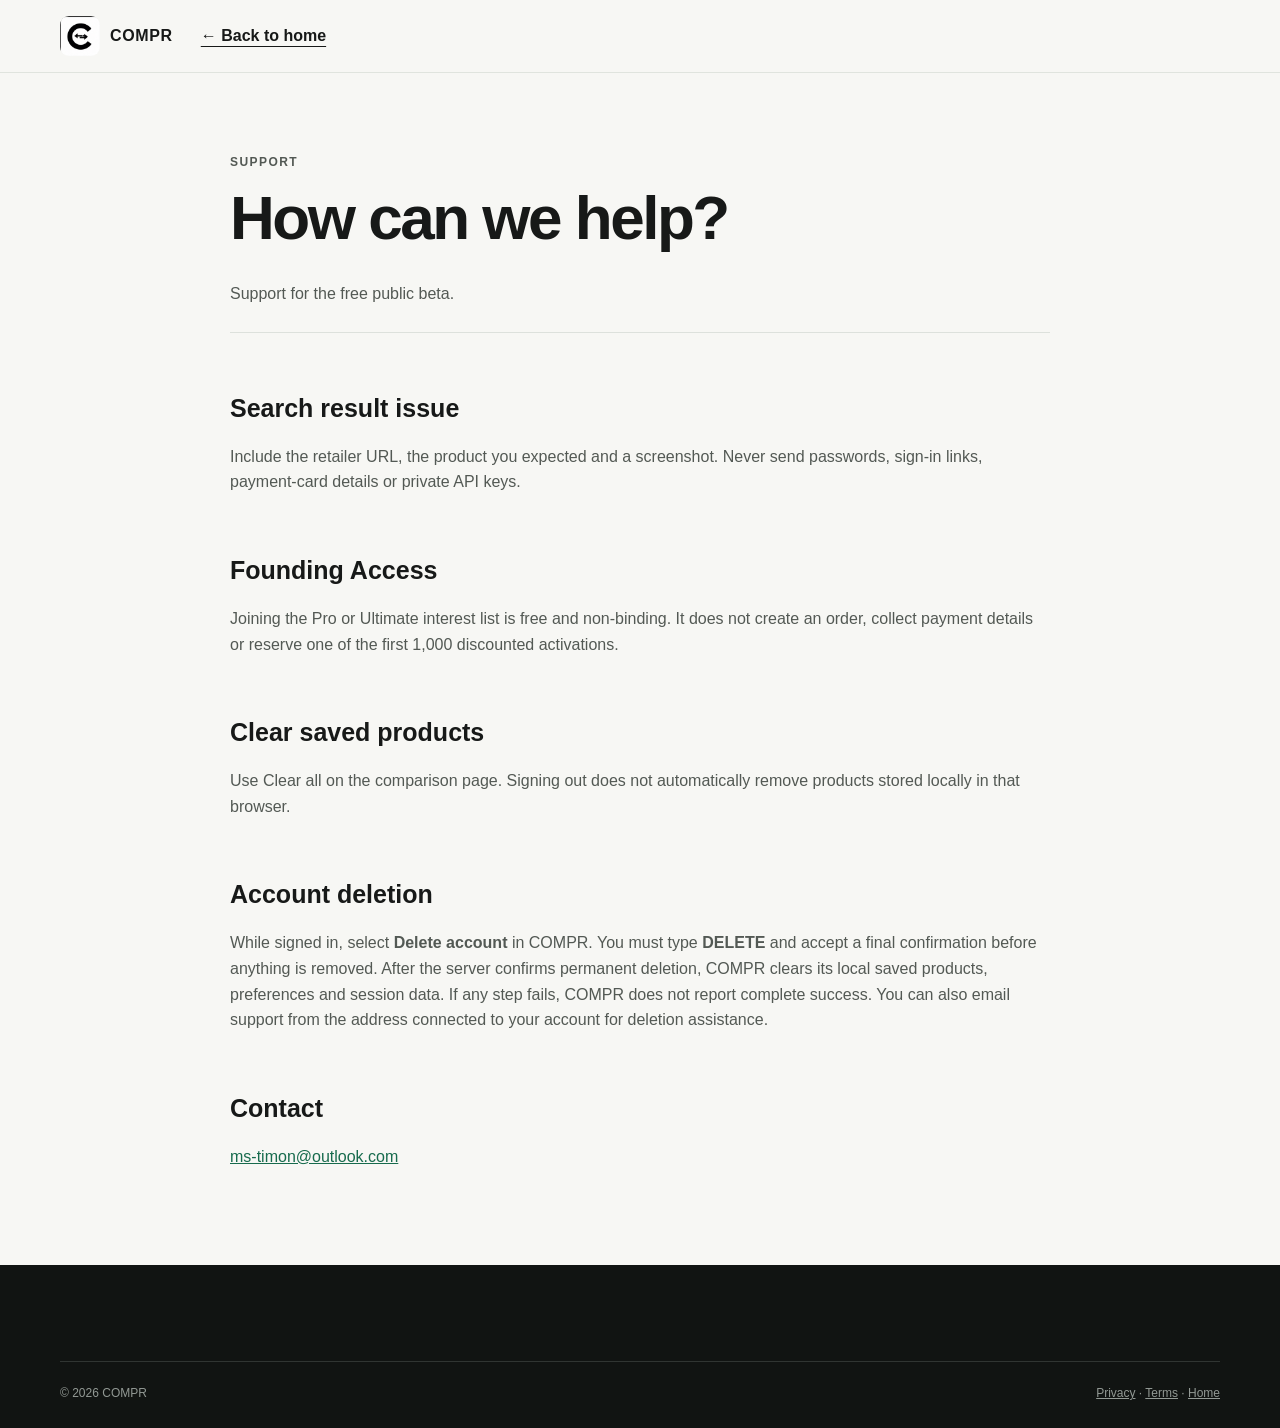
<file: support.html>
<!doctype html><html lang="en"><head><meta charset="utf-8"><meta name="viewport" content="width=device-width,initial-scale=1"><title>Support for the COMPR browser extension</title><meta name="description" content="Get help with COMPR product detection, price checks, local saved products and account deletion."><link rel="canonical" href="https://getcompr.nl/support.html"><meta property="og:type" content="website"><meta property="og:title" content="COMPR Support"><meta property="og:description" content="Help with the free COMPR browser extension preview."><meta property="og:url" content="https://getcompr.nl/support.html"><link rel="icon" href="compr-logo.png" type="image/png"><link rel="apple-touch-icon" href="compr-logo.png"><link rel="stylesheet" href="style.css?v=20260908-1"><script src="main.js?v=20260908-1" defer></script></head><body>
<a class="skip-link" href="#main">Skip to content</a><header class="site-header"><div class="container nav-wrap"><a class="brand" href="index.html"><img src="compr-logo.png" width="40" height="40" alt=""><span>COMPR</span></a><a class="text-link" href="index.html">← Back to home</a></div></header><main id="main" class="legal-page"><article class="container legal-content"><p class="eyebrow">Support</p><h1>How can we help?</h1><p class="legal-date">Support for the free public beta.</p>
<h2>Search result issue</h2><p>Include the retailer URL, the product you expected and a screenshot. Never send passwords, sign-in links, payment-card details or private API keys.</p><h2>Founding Access</h2><p>Joining the Pro or Ultimate interest list is free and non-binding. It does not create an order, collect payment details or reserve one of the first 1,000 discounted activations.</p><h2>Clear saved products</h2><p>Use Clear all on the comparison page. Signing out does not automatically remove products stored locally in that browser.</p><h2>Account deletion</h2><p>While signed in, select <strong>Delete account</strong> in COMPR. You must type <strong>DELETE</strong> and accept a final confirmation before anything is removed. After the server confirms permanent deletion, COMPR clears its local saved products, preferences and session data. If any step fails, COMPR does not report complete success. You can also email support from the address connected to your account for deletion assistance.</p><h2>Contact</h2><p><a href="mailto:ms-timon@outlook.com">ms-timon@outlook.com</a></p></article></main><footer class="site-footer"><div class="container footer-bottom"><span>© <span data-year></span> COMPR</span><span><a href="privacy.html">Privacy</a> · <a href="terms.html">Terms</a> · <a href="index.html">Home</a></span></div></footer></body></html>
</file>
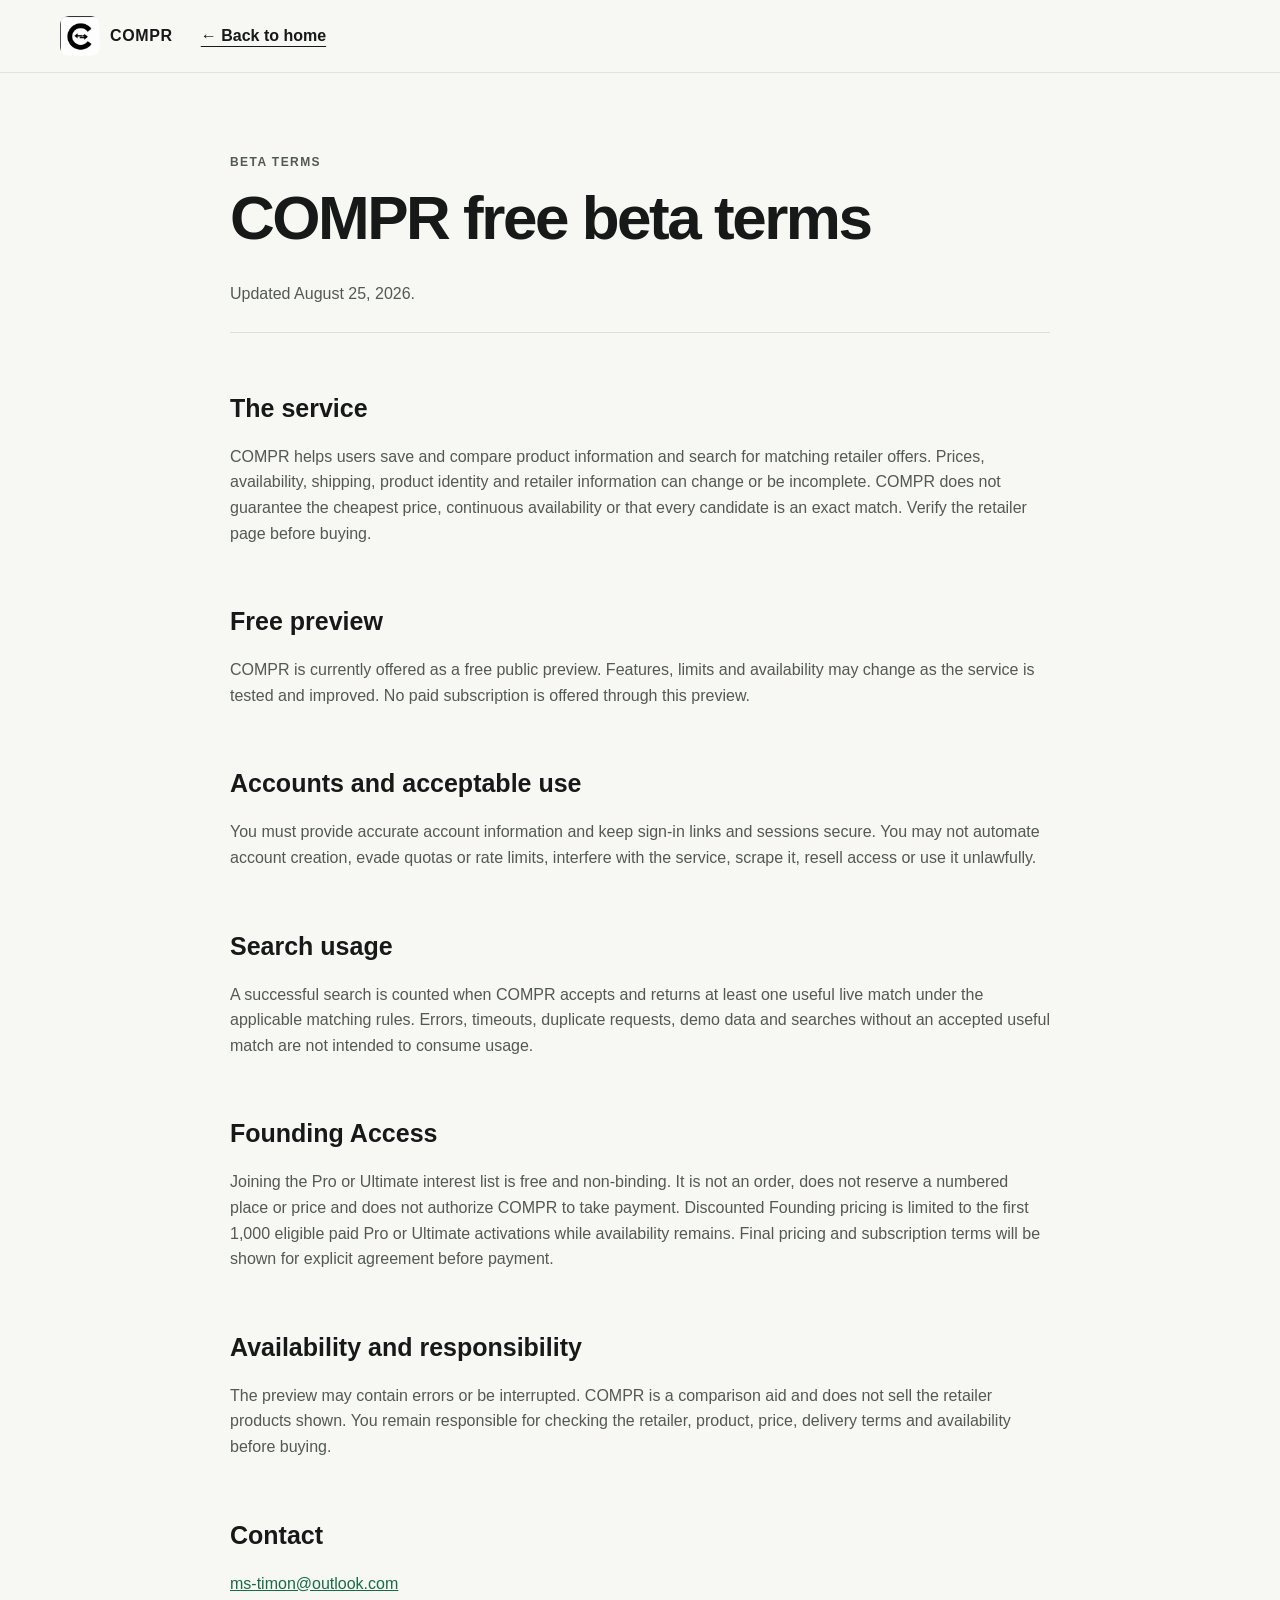
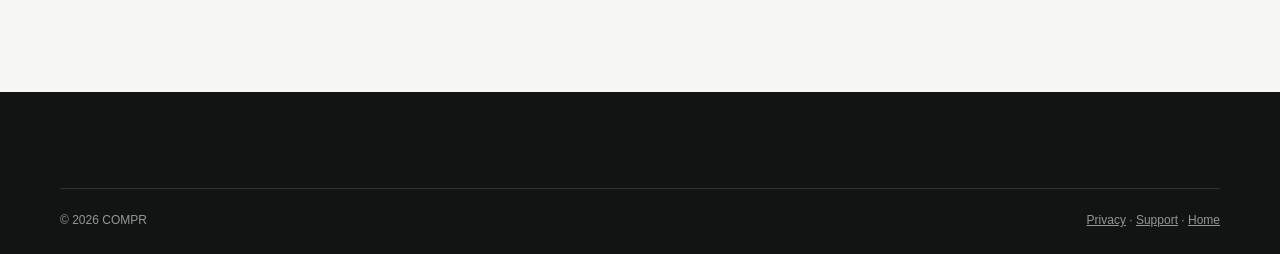
<file: terms.html>
<!doctype html><html lang="en"><head><meta charset="utf-8"><meta name="viewport" content="width=device-width,initial-scale=1"><title>Free beta terms — COMPR</title><meta name="description" content="Terms for using the free COMPR browser extension public beta."><link rel="canonical" href="https://getcompr.nl/terms.html"><meta property="og:type" content="website"><meta property="og:title" content="COMPR free beta terms"><meta property="og:description" content="Terms for the free COMPR public preview."><meta property="og:url" content="https://getcompr.nl/terms.html"><link rel="icon" href="compr-logo.png" type="image/png"><link rel="apple-touch-icon" href="compr-logo.png"><link rel="stylesheet" href="style.css?v=20260908-1"><script src="main.js?v=20260908-1" defer></script></head><body>
<a class="skip-link" href="#main">Skip to content</a><header class="site-header"><div class="container nav-wrap"><a class="brand" href="index.html"><img src="compr-logo.png" width="40" height="40" alt=""><span>COMPR</span></a><a class="text-link" href="index.html">← Back to home</a></div></header><main id="main" class="legal-page"><article class="container legal-content"><p class="eyebrow">Beta Terms</p><h1>COMPR free beta terms</h1><p class="legal-date">Updated August 25, 2026.</p>
<h2>The service</h2><p>COMPR helps users save and compare product information and search for matching retailer offers. Prices, availability, shipping, product identity and retailer information can change or be incomplete. COMPR does not guarantee the cheapest price, continuous availability or that every candidate is an exact match. Verify the retailer page before buying.</p><h2>Free preview</h2><p>COMPR is currently offered as a free public preview. Features, limits and availability may change as the service is tested and improved. No paid subscription is offered through this preview.</p><h2>Accounts and acceptable use</h2><p>You must provide accurate account information and keep sign-in links and sessions secure. You may not automate account creation, evade quotas or rate limits, interfere with the service, scrape it, resell access or use it unlawfully.</p><h2>Search usage</h2><p>A successful search is counted when COMPR accepts and returns at least one useful live match under the applicable matching rules. Errors, timeouts, duplicate requests, demo data and searches without an accepted useful match are not intended to consume usage.</p><h2>Founding Access</h2><p>Joining the Pro or Ultimate interest list is free and non-binding. It is not an order, does not reserve a numbered place or price and does not authorize COMPR to take payment. Discounted Founding pricing is limited to the first 1,000 eligible paid Pro or Ultimate activations while availability remains. Final pricing and subscription terms will be shown for explicit agreement before payment.</p><h2>Availability and responsibility</h2><p>The preview may contain errors or be interrupted. COMPR is a comparison aid and does not sell the retailer products shown. You remain responsible for checking the retailer, product, price, delivery terms and availability before buying.</p><h2>Contact</h2><p><a href="mailto:ms-timon@outlook.com">ms-timon@outlook.com</a></p></article></main><footer class="site-footer"><div class="container footer-bottom"><span>© <span data-year></span> COMPR</span><span><a href="privacy.html">Privacy</a> · <a href="support.html">Support</a> · <a href="index.html">Home</a></span></div></footer></body></html>
</file>
<file: style.css>
:root{--ink:#171918;--muted:#626763;--line:#dde1dc;--canvas:#f7f7f4;--surface:#fff;--accent:#176b4d;--accent-dark:#0e5039;--purple:#6658d9;--soft:#edf4ef;--shadow:0 24px 70px rgba(25,35,29,.1)}
*{box-sizing:border-box}html{scroll-behavior:smooth}body{margin:0;background:var(--canvas);color:var(--ink);font-family:Inter,ui-sans-serif,-apple-system,BlinkMacSystemFont,"Segoe UI",sans-serif;line-height:1.6;-webkit-font-smoothing:antialiased}img{display:block;max-width:100%}a{color:inherit}button{font:inherit}.container{width:min(calc(100% - 40px),1160px);margin-inline:auto}.sr-only{position:absolute;width:1px;height:1px;padding:0;margin:-1px;overflow:hidden;clip:rect(0,0,0,0);white-space:nowrap;border:0}.skip-link{position:fixed;z-index:100;left:16px;top:12px;transform:translateY(-160%);padding:10px 15px;background:#fff;border:2px solid var(--accent)}.skip-link:focus{transform:none}:focus-visible{outline:3px solid #8d7fff;outline-offset:3px}
.site-header{position:sticky;top:0;z-index:20;border-bottom:1px solid rgba(221,225,220,.9);background:rgba(247,247,244,.94);backdrop-filter:blur(12px)}.nav-wrap{min-height:72px;display:flex;align-items:center;gap:28px}.brand{display:inline-flex;align-items:center;gap:10px;text-decoration:none;font-weight:850;letter-spacing:.04em}.brand img{border-radius:9px}.nav-wrap nav{display:flex;align-items:center;gap:26px;margin-left:auto}.nav-wrap nav a,.site-footer nav a{text-decoration:none;color:var(--muted);font-size:14px;font-weight:650}.nav-wrap nav a:hover,.site-footer nav a:hover{color:var(--ink)}.menu-button{display:none;margin-left:auto;width:44px;height:44px;border:1px solid var(--line);background:#fff;border-radius:10px}.menu-button i{display:block;width:18px;height:2px;margin:4px auto;background:var(--ink)}
.button{display:inline-flex;min-height:48px;align-items:center;justify-content:center;padding:0 20px;border:1px solid transparent;border-radius:10px;text-decoration:none;font-size:14px;font-weight:760;text-align:center}.button-small{min-height:42px;padding-inline:16px;background:var(--ink);color:#fff}.button-primary{background:var(--accent);color:#fff}.button-primary:hover{background:var(--accent-dark)}.button-light{background:#fff;color:var(--ink)}.button-muted{border-color:var(--line);background:#f0f1ee;color:#737773}.text-link{font-weight:740;text-decoration-thickness:1px;text-underline-offset:5px}.button-row{display:flex;align-items:center;gap:22px;flex-wrap:wrap}
.hero{padding:88px 0 82px}.hero-grid{display:grid;grid-template-columns:1.02fr .98fr;align-items:center;gap:74px}.eyebrow{margin:0 0 13px;color:var(--accent);font-size:12px;font-weight:850;letter-spacing:.12em;text-transform:uppercase}.hero h1{max-width:700px;margin:0;font-size:clamp(43px,5.5vw,72px);line-height:1.02;letter-spacing:-.055em}.hero-lead{max-width:620px;margin:25px 0 30px;color:#4f5651;font-size:clamp(18px,2vw,21px);line-height:1.55}.microcopy{margin:18px 0 0;color:var(--muted);font-size:13px}.product-window{position:relative;padding:14px;border:1px solid #d7dbd7;border-radius:22px;background:#fff;box-shadow:var(--shadow);transform:rotate(1deg)}.window-bar{display:flex;gap:6px;align-items:center;height:34px;padding:0 3px}.window-bar>span{width:8px;height:8px;border-radius:50%;background:#d7dad6}.window-bar small{margin-left:8px;color:#7a7e7a;font-size:11px}.window-body{display:grid;grid-template-columns:1fr 46%;align-items:end;min-height:440px;overflow:hidden;border-radius:13px;background:#efeee9}.window-body>img{align-self:end;filter:drop-shadow(0 14px 22px rgba(18,22,19,.18))}.page-skeleton{align-self:stretch;padding:34px 18px}.page-skeleton div{height:58%;margin-bottom:25px;background:#deddd7}.page-skeleton i{display:block;height:9px;margin:11px 0;background:#d5d4ce}.page-skeleton i:nth-child(3){width:72%}.page-skeleton i:nth-child(4){width:45%}.example-label{position:absolute;right:22px;bottom:-36px;color:var(--muted);font-size:12px}
.signal-strip{border-block:1px solid var(--line);background:#fff}.signal-strip .container{display:grid;grid-template-columns:repeat(4,1fr)}.signal-strip span{padding:18px;text-align:center;font-size:13px;font-weight:720}.signal-strip span+span{border-left:1px solid var(--line)}.section{padding:104px 0}.section-heading{max-width:650px}.section h2,.final-cta h2{margin:0 0 18px;font-size:clamp(34px,4.2vw,54px);line-height:1.08;letter-spacing:-.04em}.section-heading>p:last-child{color:var(--muted);font-size:18px}
.process{margin:56px 0 0;padding:0;border-top:1px solid var(--line);list-style:none}.process li{display:grid;grid-template-columns:90px 1fr;gap:20px;padding:26px 0;border-bottom:1px solid var(--line)}.process li>span{color:var(--purple);font-weight:800}.process h3{margin:0 0 5px;font-size:21px}.process p{margin:0;color:var(--muted)}.evidence{background:#1d211f;color:#fff}.evidence-grid{display:grid;grid-template-columns:.78fr 1.22fr;gap:90px}.evidence .section-heading>p:last-child{color:#bac0bc}.principles{border-top:1px solid #454a47}.principles article{display:grid;grid-template-columns:85px 1fr 1.5fr;gap:20px;padding:25px 0;border-bottom:1px solid #454a47;align-items:start}.principles article>span{color:#9e96ff;font-size:12px;font-weight:800;text-transform:uppercase}.principles h3,.principles p{margin:0}.principles p{color:#bac0bc}
.product-proof{background:#fff}.proof-layout{display:grid;grid-template-columns:.72fr 1.28fr;gap:72px;align-items:center}.proof-layout h2{font-size:clamp(32px,3.8vw,48px)}.proof-layout>div>p:not(.eyebrow),.proof-layout figcaption{color:var(--muted)}.proof-layout figure{margin:0}.proof-layout figure img{border:1px solid var(--line);border-radius:14px;box-shadow:var(--shadow)}.proof-layout figcaption{margin-top:12px;font-size:12px}.check-list{padding:0;list-style:none}.check-list li{padding:9px 0 9px 26px;position:relative}.check-list li:before{content:"";position:absolute;left:0;top:17px;width:9px;height:9px;border:2px solid var(--accent);border-radius:50%}
.platform-list{margin-top:45px;border-top:1px solid var(--line)}.platform-list article{display:grid;grid-template-columns:62px 1fr auto;align-items:center;gap:25px;padding:30px 0;border-bottom:1px solid var(--line)}.platform-list h3,.platform-list p{margin:0}.platform-list>article>div:nth-child(2)>p:last-child{margin-top:5px;color:var(--muted)}.platform-mark{display:grid;width:54px;height:54px;place-items:center;border-radius:14px;background:var(--soft);color:var(--accent);font-weight:900;font-size:22px}.platform-mark.apple{background:#eeecfb;color:var(--purple)}.status{font-size:11px!important;font-weight:850;text-transform:uppercase;letter-spacing:.1em;color:var(--purple)!important}.status-live{color:var(--accent)!important}.methodology-preview{padding-top:0}.split-callout{display:grid;grid-template-columns:1fr 1fr;gap:50px;padding:50px;border:1px solid var(--line);border-radius:18px;background:#fff}.split-callout p{color:var(--muted)}
.faq{background:#fff}.faq-layout{display:grid;grid-template-columns:.55fr 1fr;gap:100px}.faq-list{border-top:1px solid var(--line)}details{border-bottom:1px solid var(--line)}summary{cursor:pointer;padding:21px 38px 21px 0;font-size:18px;font-weight:760;list-style:none;position:relative}summary::-webkit-details-marker{display:none}summary:after{content:"+";position:absolute;right:4px;font-size:24px;font-weight:400}details[open] summary:after{content:"−"}.faq-list details p{max-width:680px;margin:0;padding:0 45px 22px 0;color:var(--muted)}.final-cta{background:var(--accent);color:#fff;padding:68px 0}.final-cta .container{display:flex;align-items:center;justify-content:space-between;gap:35px}.final-cta h2{margin-bottom:6px}.final-cta p:not(.eyebrow){margin:0;color:#d8eee4}.final-cta .eyebrow{color:#b7e1ce}
.site-footer{padding:48px 0 24px;background:#111412;color:#fff}.footer-grid{display:flex;justify-content:space-between;gap:30px}.site-footer p{color:#9da39f}.site-footer nav{display:flex;flex-wrap:wrap;gap:22px}.site-footer nav a{color:#c5cac7}.footer-bottom{display:flex;justify-content:space-between;margin-top:48px;padding-top:22px;border-top:1px solid #303532;color:#929994;font-size:12px}
.legal-page{padding:80px 0}.legal-content{max-width:820px}.legal-content h1{margin:.15em 0 .5em;font-size:clamp(38px,6vw,62px);line-height:1.05;letter-spacing:-.04em}.legal-content h2{margin:2.2em 0 .45em;font-size:25px}.legal-content h3{margin:1.6em 0 .35em;font-size:18px}.legal-content p,.legal-content li{color:#535954}.legal-content a{color:var(--accent)}.legal-date{padding-bottom:25px;border-bottom:1px solid var(--line)}code{font-size:.9em}.error-page{min-height:calc(100vh - 145px);display:grid;place-items:center;text-align:center}.error-page h1{font-size:clamp(70px,18vw,160px);line-height:1;margin:0;color:var(--accent)}
@media(max-width:850px){.hero-grid,.evidence-grid,.proof-layout,.faq-layout{grid-template-columns:1fr;gap:48px}.hero{padding-top:62px}.product-window{max-width:620px}.evidence-grid{gap:35px}.platform-list article{grid-template-columns:55px 1fr}.platform-list article>.button{grid-column:2;justify-self:start}.split-callout{grid-template-columns:1fr}.nav-wrap nav{display:none;position:absolute;top:72px;left:0;right:0;padding:15px 20px 22px;background:var(--canvas);border-bottom:1px solid var(--line);flex-direction:column;align-items:flex-start}.nav-wrap nav.is-open{display:flex}.menu-button{display:block}.nav-wrap>.button-small{display:none}}
@media(max-width:560px){.container{width:min(calc(100% - 28px),1160px)}.section{padding:74px 0}.hero{padding:50px 0 65px}.hero h1{font-size:clamp(39px,13vw,55px)}.window-body{min-height:330px}.signal-strip .container{grid-template-columns:1fr 1fr}.signal-strip span:nth-child(3){border-left:0;border-top:1px solid var(--line)}.signal-strip span:nth-child(4){border-top:1px solid var(--line)}.process li{grid-template-columns:48px 1fr}.principles article{grid-template-columns:1fr;gap:6px}.platform-list article{grid-template-columns:1fr}.platform-list article>.button{grid-column:1;width:100%}.split-callout{padding:28px}.final-cta .container,.footer-grid,.footer-bottom{align-items:flex-start;flex-direction:column}.footer-bottom{gap:7px}.site-footer nav{display:grid;grid-template-columns:1fr 1fr}.example-label{right:10px}.legal-page{padding:55px 0}}
@media(prefers-reduced-motion:reduce){html{scroll-behavior:auto}*,*:before,*:after{animation-duration:.01ms!important;transition-duration:.01ms!important}}
.hero-grid>*,.window-body>*{min-width:0}.product-window{max-width:100%;overflow:hidden}.hero h1{overflow-wrap:break-word}.window-body>img{width:100%;height:auto}
</file>
